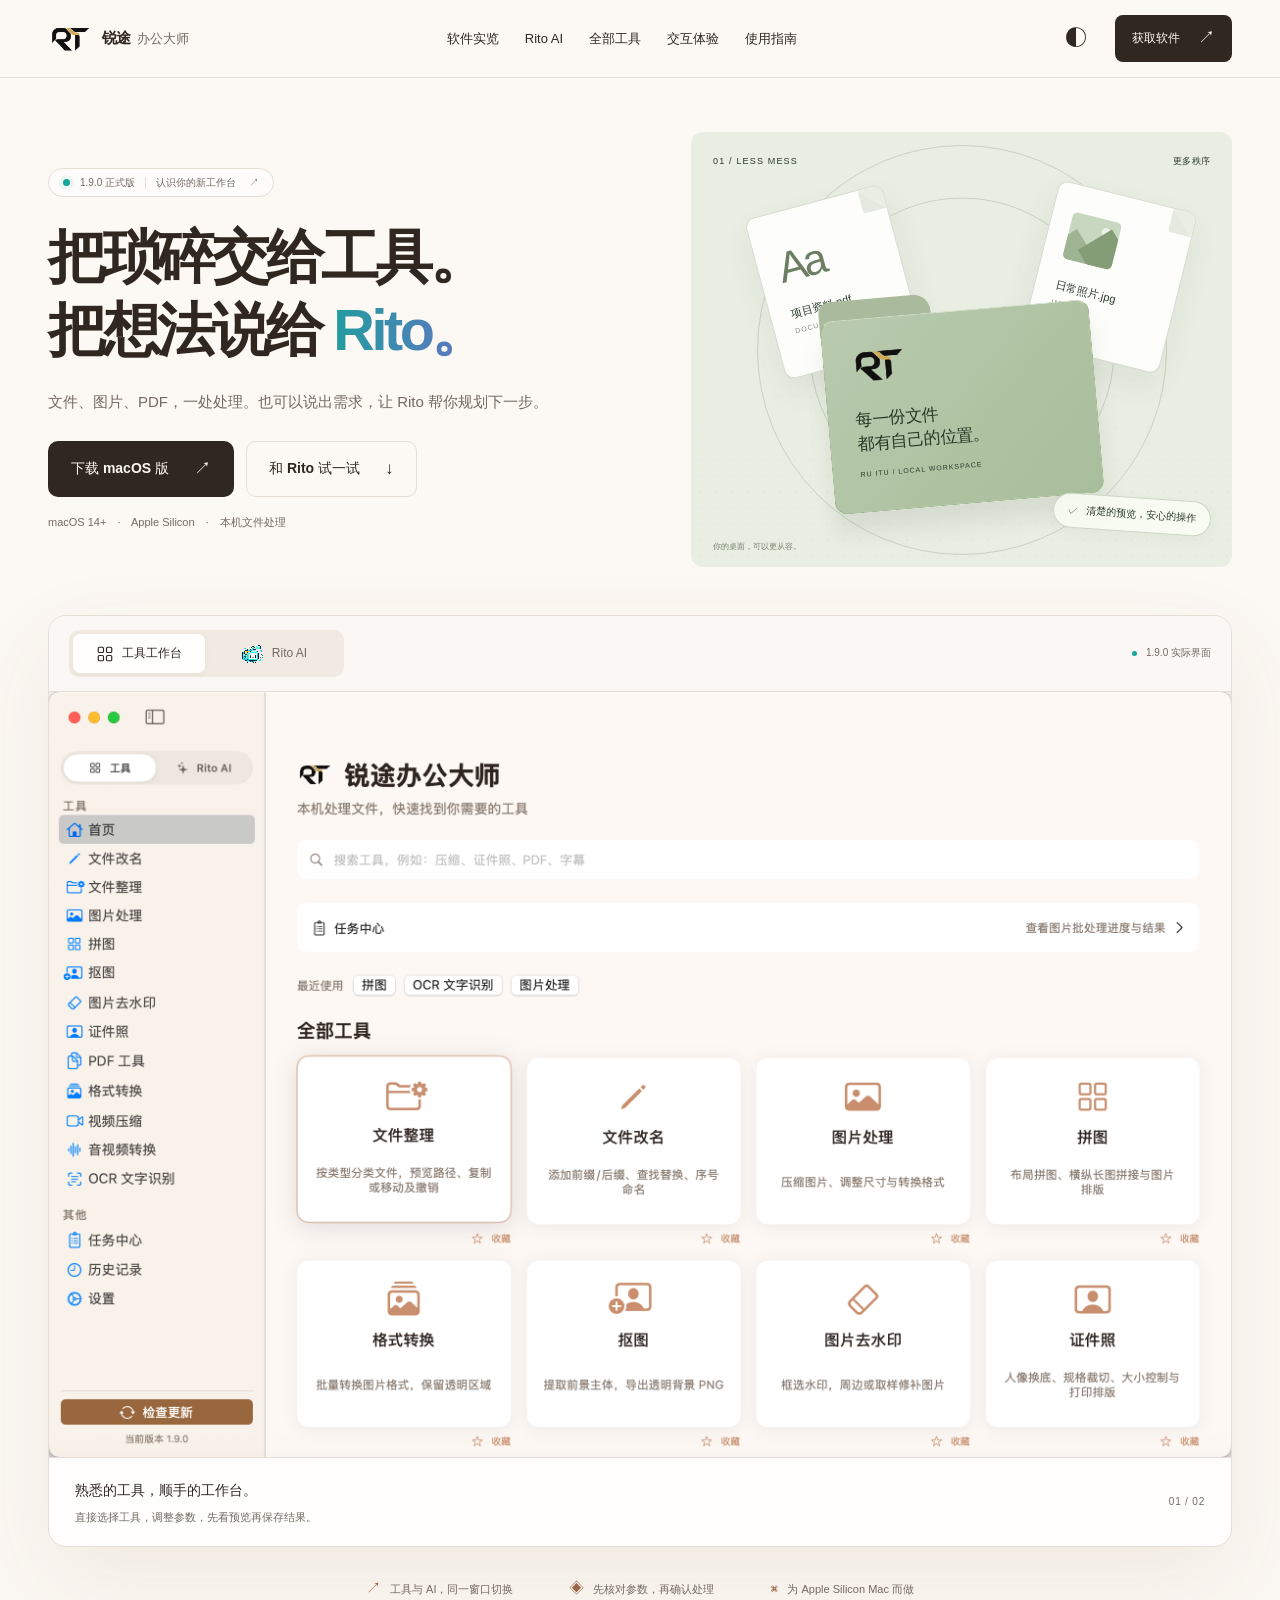
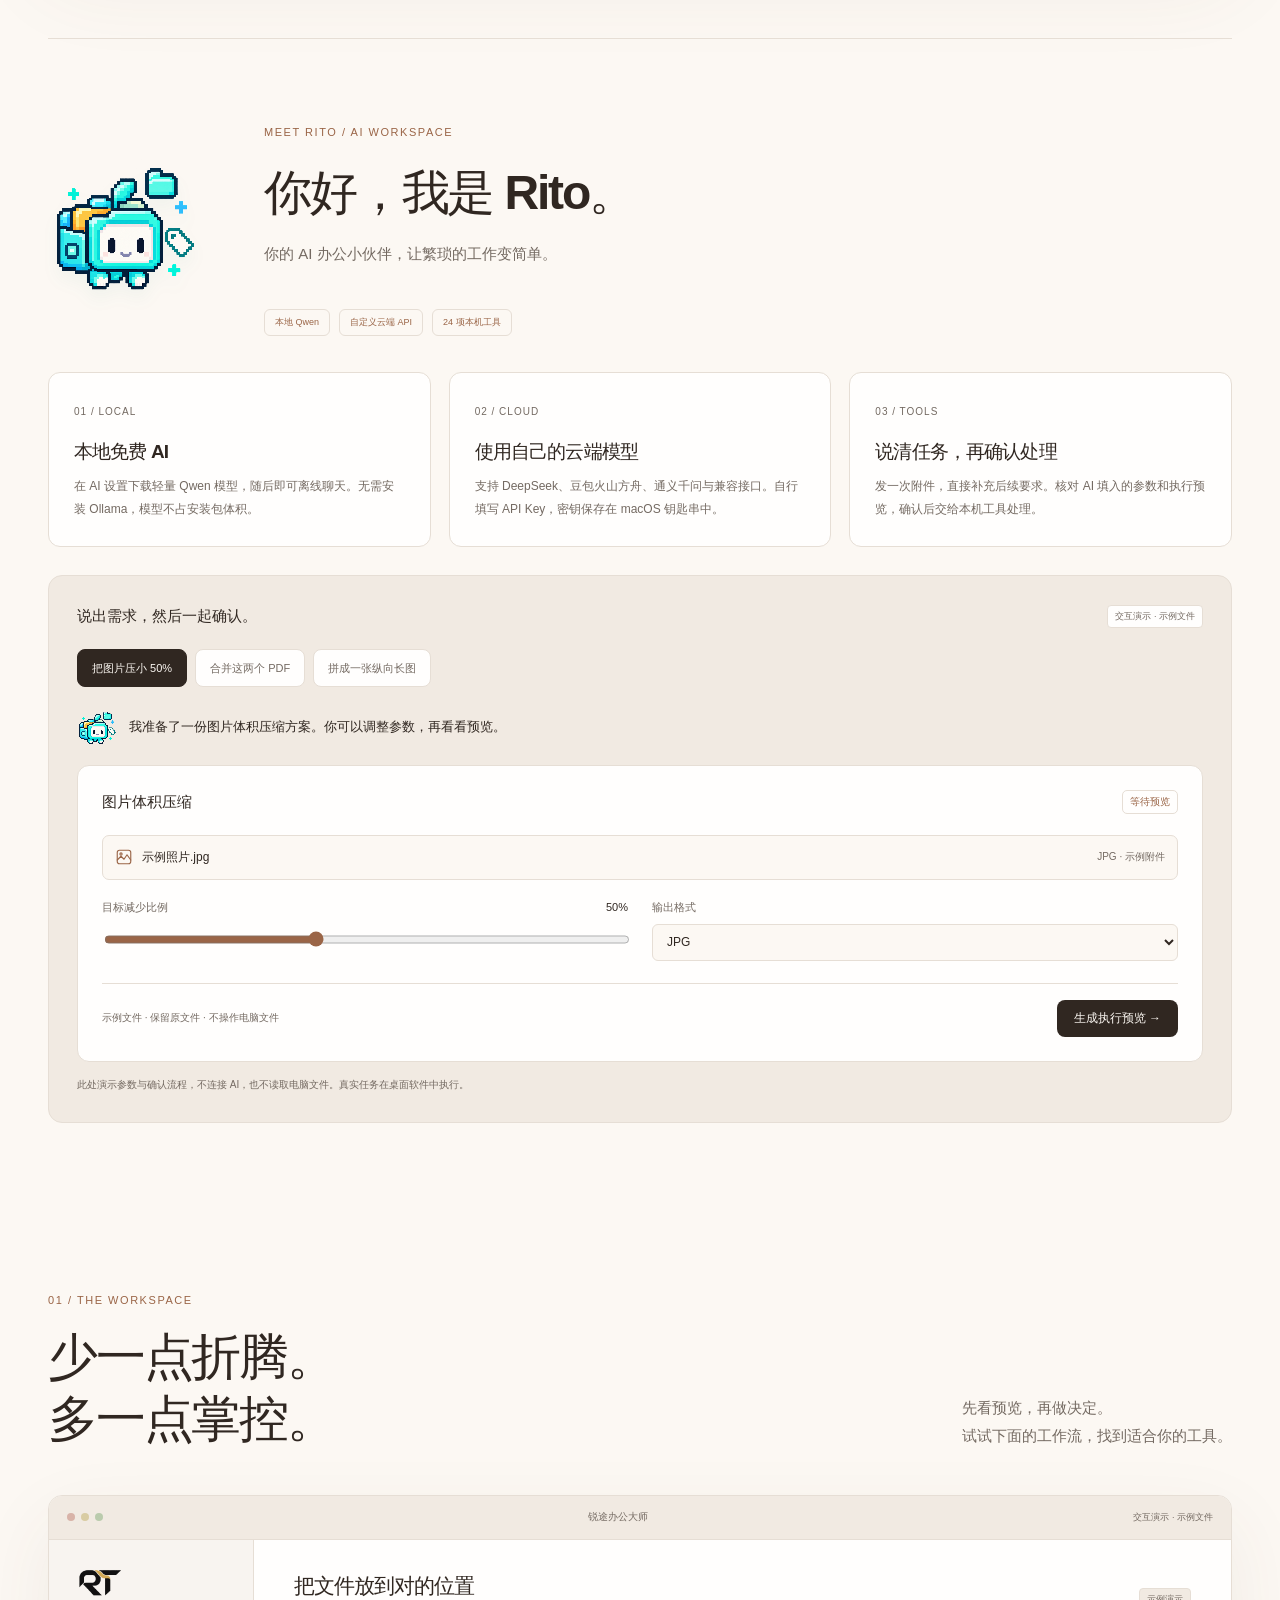
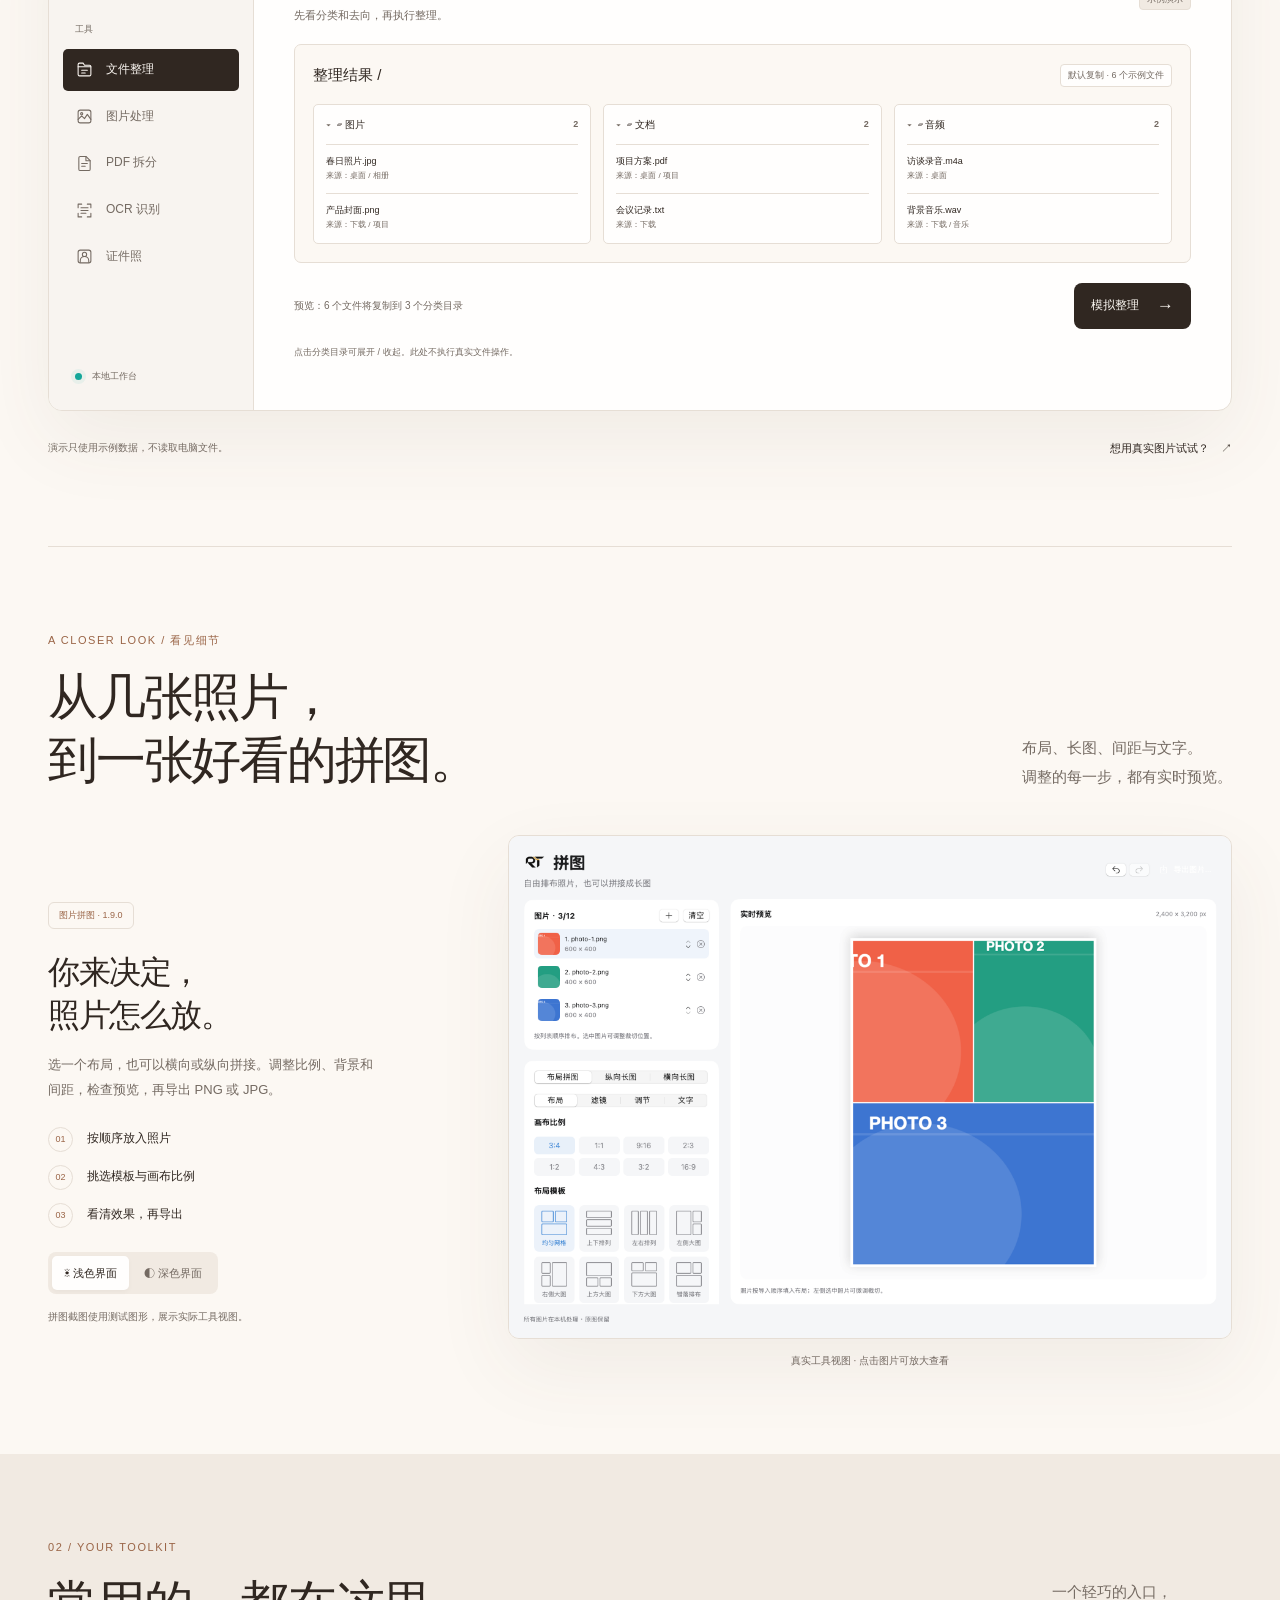
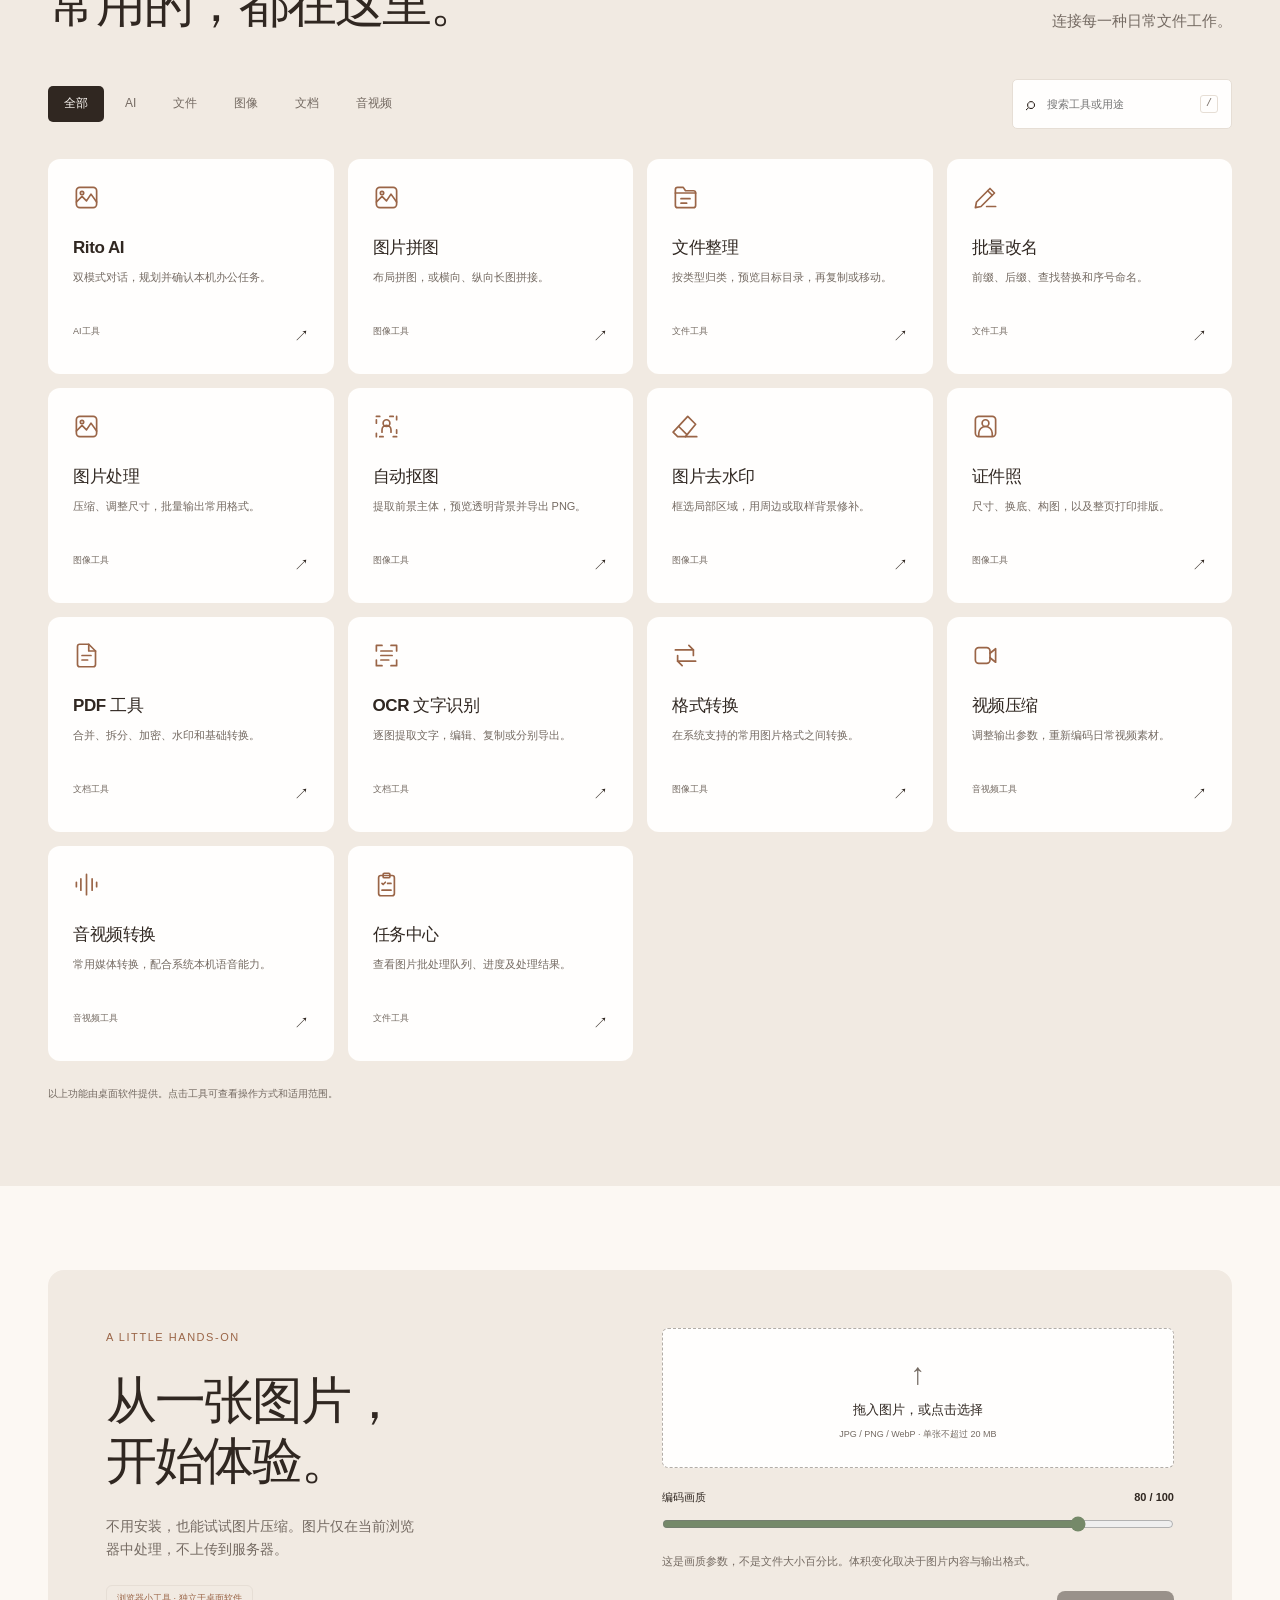
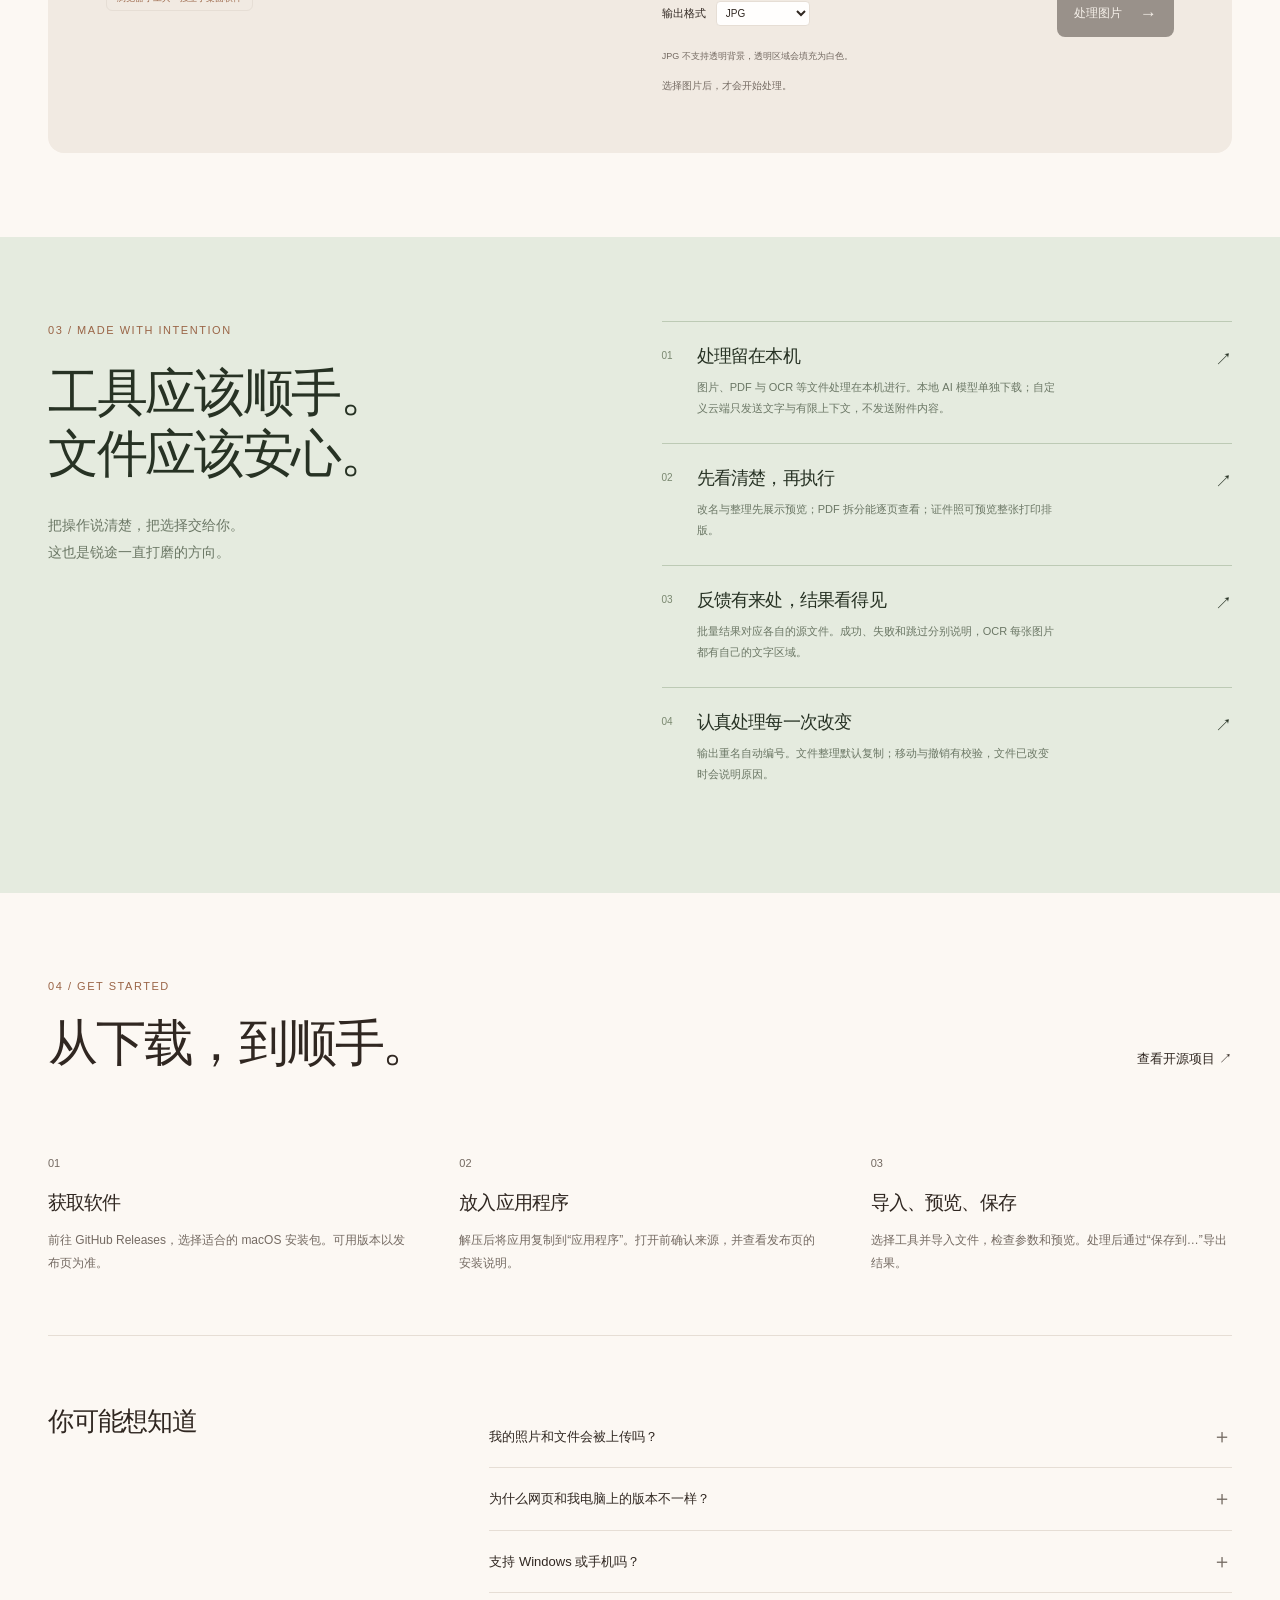
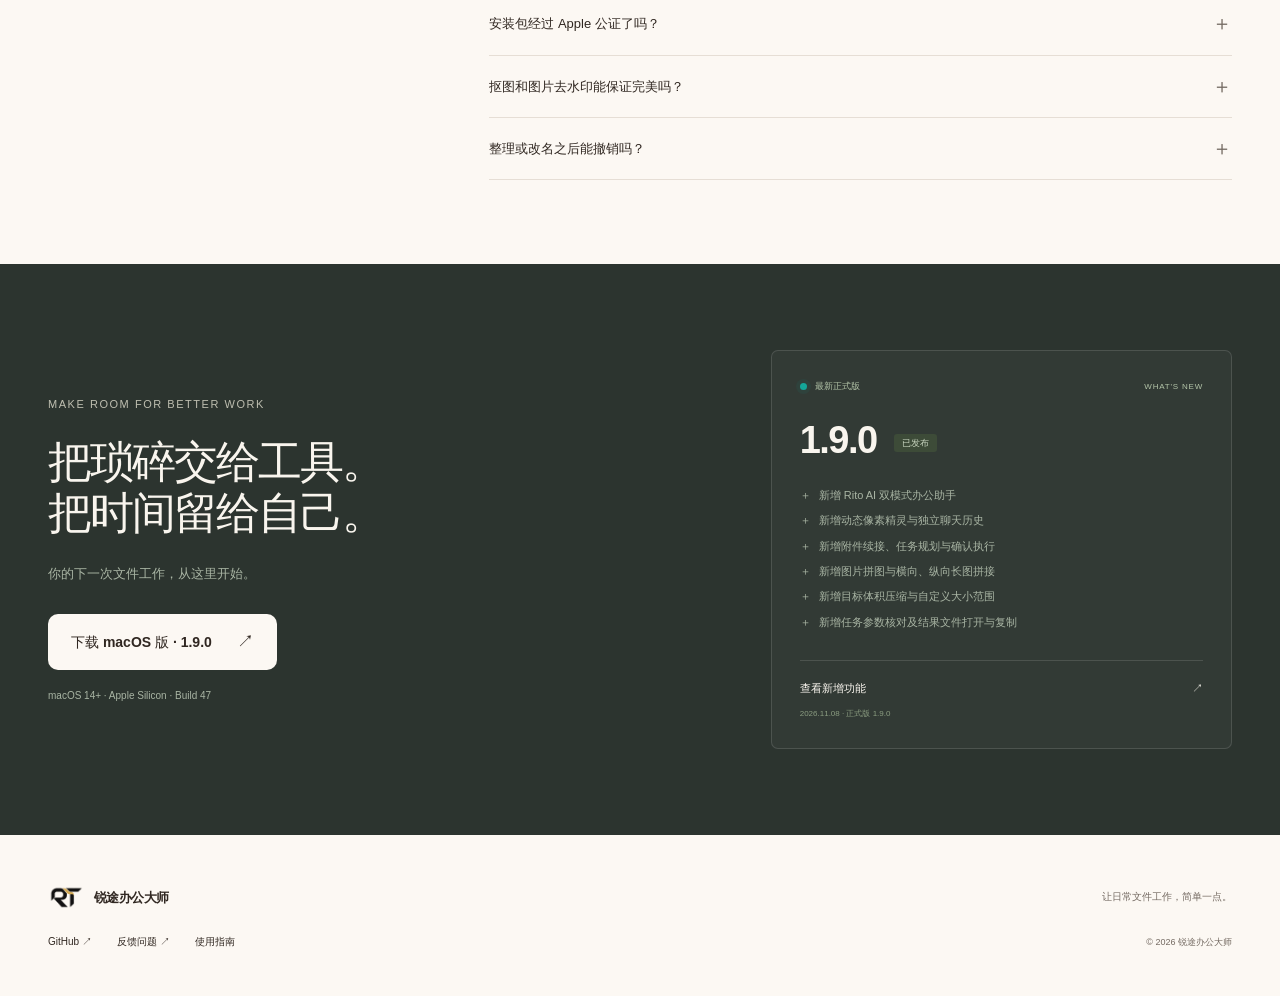
<file: index.html>
<!doctype html>
<html lang="zh-CN">
<head>
<meta charset="UTF-8"><meta name="viewport" content="width=device-width, initial-scale=1">
<meta name="description" content="锐途办公大师：macOS 本机文件工作台与 Rito AI 办公助手。用自然语言规划任务，核对参数与预览后处理文件。">
<meta name="theme-color" content="#fcf8f3"><title>锐途办公大师 — 文件工具与 Rito AI，一起把工作变简单。</title>
<link rel="canonical" href="https://rylanwei-creator.github.io/ruitu-office-master/"><meta property="og:title" content="锐途办公大师 — 文件工具与 Rito AI，一起把工作变简单。"><meta property="og:description" content="文件工具、Rito AI、拼图与本机任务执行。"><meta property="og:type" content="website"><meta property="og:url" content="https://rylanwei-creator.github.io/ruitu-office-master/"><link rel="icon" href="assets/app-icon.png"><link rel="stylesheet" href="style.css?v=1.9.0"><link rel="stylesheet" href="showcase.css?v=20261117.2">
</head>
<body>
<a class="skip" href="#main">跳到主要内容</a>
<header class="header"><a class="brand" href="#main" aria-label="锐途办公大师首页"><img src="assets/rt-logo.png" alt="RT"><span>锐途<span class="brand-sub">办公大师</span></span></a><nav aria-label="主导航"><a href="#screenshots">软件实览</a><a href="#rito">Rito AI</a><a href="#tools">全部工具</a><a href="#experience">交互体验</a><a href="#guide">使用指南</a></nav><div class="header-actions"><button class="icon-button" id="theme" aria-label="切换深色模式" title="切换外观">◐</button><a class="button small dark" href="#download">获取软件 <span>↗</span></a><button class="icon-button menu-toggle" aria-label="打开导航" aria-expanded="false">☰</button></div></header>
<main id="main">
<section class="hero wrap" aria-labelledby="hero-title">
  <div class="hero-heading hero-grid"><div class="hero-message">
    <a class="version-pill" href="#download"><span class="live-dot"></span> 1.9.0 正式版 <span class="version-divider"></span> 认识你的新工作台 <span aria-hidden="true">↗</span></a>
    <h1 id="hero-title">把琐碎交给工具。<br>把想法说给 <span class="rito-word">Rito。</span></h1>
    <p class="hero-description">文件、图片、PDF，一处处理。<br class="mobile-break">也可以说出需求，让 Rito 帮你规划下一步。</p>
    <div class="hero-actions"><a class="button dark" href="#download">下载 macOS 版 <span aria-hidden="true">↗</span></a><a class="button outline" href="#rito-workflow">和 Rito 试一试 <span aria-hidden="true">↓</span></a></div>
    <p class="hero-note">macOS 14+ <span>·</span> Apple Silicon <span>·</span> 本机文件处理</p>
  </div>
<div class="hero-art" aria-label="文件整理概念插画"><div class="art-orbit orbit-one"></div><div class="art-orbit orbit-two"></div><div class="art-label top-label"><span>01 / LESS MESS</span><span>更多秩序</span></div><div class="floating-file file-a"><span class="file-glyph">Aa</span><span>项目资料.pdf</span><i>DOCUMENT</i></div><div class="floating-file file-b"><span class="picture-glyph"><b></b></span><span>日常照片.jpg</span><i>IMAGE</i></div><div class="folder-object"><div class="folder-tab"></div><div class="folder-face"><img src="assets/rt-logo.png" alt=""><span>每一份文件<br>都有自己的位置。</span><b>RU ITU / LOCAL WORKSPACE</b></div></div><div class="art-pill"><span>✓</span> 清楚的预览，安心的操作</div><span class="art-corner">你的桌面，可以更从容。</span></div>
</div>
  <div class="product-showcase" id="screenshots">
    <div class="showcase-toolbar"><div class="screen-switch" role="tablist" aria-label="切换软件界面"><button id="screen-tab-tools" role="tab" aria-selected="true" aria-controls="screen-panel-tools" tabindex="0" data-screen="tools"><svg class="mode-icon" viewBox="0 0 24 24" fill="none" stroke="currentColor" stroke-width="1.6" stroke-linejoin="round" aria-hidden="true"><rect x="3" y="3" width="7" height="7" rx="1.5"/><rect x="14" y="3" width="7" height="7" rx="1.5"/><rect x="3" y="14" width="7" height="7" rx="1.5"/><rect x="14" y="14" width="7" height="7" rx="1.5"/></svg><span class="mode-label">工具工作台</span></button><button id="screen-tab-rito" role="tab" aria-selected="false" aria-controls="screen-panel-rito" tabindex="-1" data-screen="rito"><img src="assets/rito-mascot.png" width="23" height="23" alt=""> Rito AI</button></div><span class="showcase-label"><span class="live-dot"></span> 1.9.0 实际界面</span></div>
    <div class="screen-stage">
      <div id="screen-panel-tools" role="tabpanel" aria-labelledby="screen-tab-tools" data-screen-panel="tools"><button class="screenshot-open" data-gallery-open="0" aria-label="放大查看工具工作台截图"><img src="assets/screenshot-tools.png" width="2412" height="1562" alt="锐途办公大师 1.9.0 工具首页，包含文件整理、改名、图片、拼图、PDF 与 OCR 等工具" fetchpriority="high" decoding="async"><span class="zoom-hint">查看大图 <span aria-hidden="true">↗</span></span></button></div>
      <div id="screen-panel-rito" role="tabpanel" aria-labelledby="screen-tab-rito" data-screen-panel="rito" hidden><button class="screenshot-open" data-gallery-open="1" aria-label="放大查看 Rito AI 截图"><img src="assets/screenshot-rito.png" width="2412" height="1562" alt="Rito AI 真实欢迎页，展示像素精灵、独立聊天历史、常用任务入口和输入框" decoding="async"><span class="zoom-hint">查看大图 <span aria-hidden="true">↗</span></span></button></div>
    </div>
    <div class="showcase-caption" aria-live="polite"><div><strong id="screen-caption-title">熟悉的工具，顺手的工作台。</strong><p id="screen-caption-copy">直接选择工具，调整参数，先看预览再保存结果。</p></div><span class="screen-count" id="screen-count">01 / 02</span></div>
  </div>
  <div class="product-notes"><span><i aria-hidden="true">↗</i> 工具与 AI，同一窗口切换</span><span><i aria-hidden="true">◈</i> 先核对参数，再确认处理</span><span><i aria-hidden="true">⌘</i> 为 Apple Silicon Mac 而做</span></div>
</section>
<section class="section wrap" id="rito">
<div class="rito-intro"><div class="rito-portrait" tabindex="0" aria-label="和 Rito 打个招呼"><img src="assets/rito-mascot.png" alt="青绿色像素精灵 Rito" width="230" height="230"></div><div><div class="eyebrow">MEET RITO / AI WORKSPACE</div><h2>你好，我是 Rito。</h2><p>你的 AI 办公小伙伴，让繁琐的工作变简单。</p><div class="rito-badges"><span class="pill">本地 Qwen</span><span class="pill">自定义云端 API</span><span class="pill">24 项本机工具</span></div></div></div>
<div class="rito-modes"><article><span>01 / LOCAL</span><h3>本地免费 AI</h3><p>在 AI 设置下载轻量 Qwen 模型，随后即可离线聊天。无需安装 Ollama，模型不占安装包体积。</p></article><article><span>02 / CLOUD</span><h3>使用自己的云端模型</h3><p>支持 DeepSeek、豆包火山方舟、通义千问与兼容接口。自行填写 API Key，密钥保存在 macOS 钥匙串中。</p></article><article><span>03 / TOOLS</span><h3>说清任务，再确认处理</h3><p>发一次附件，直接补充后续要求。核对 AI 填入的参数和执行预览，确认后交给本机工具处理。</p></article></div>
<div class="rito-interaction" id="rito-workflow"><div class="demo-toolbar"><strong>说出需求，然后一起确认。</strong><span class="badge">交互演示 · 示例文件</span></div><div class="rito-prompts" role="group" aria-label="选择示例任务"><button data-rito="compress" class="demo-button" aria-pressed="true">把图片压小 50%</button><button data-rito="pdf" class="demo-button" aria-pressed="false">合并这两个 PDF</button><button data-rito="collage" class="demo-button" aria-pressed="false">拼成一张纵向长图</button></div><div id="rito-demo" aria-live="polite"></div><p class="demo-note">此处演示参数与确认流程，不连接 AI，也不读取电脑文件。真实任务在桌面软件中执行。</p></div>
</section>
<section class="experience section wrap" id="experience"><div class="section-heading"><div><div class="eyebrow">01 / THE WORKSPACE</div><h2>少一点折腾。<br>多一点掌控。</h2></div><p>先看预览，再做决定。<br>试试下面的工作流，找到适合你的工具。</p></div>
<div class="app-window"><div class="window-bar"><div class="traffic"><i></i><i></i><i></i></div><span>锐途办公大师</span><span class="demo-label">交互演示 · 示例文件</span></div><div class="workspace"><aside class="app-sidebar"><img src="assets/rt-logo.png" alt="RT"><p>工具</p><div id="demo-tabs" role="tablist" aria-label="演示工具"></div><div class="sidebar-bottom"><span class="live-dot"></span> 本地工作台</div></aside><div class="demo-area" id="demo-area" role="tabpanel" aria-live="polite"></div></div></div><div class="experience-caption"><span>演示只使用示例数据，不读取电脑文件。</span><a class="text-link" href="#browser-tool">想用真实图片试试？ <span>↗</span></a></div>
</section>
<section class="section wrap collage-story" id="gallery" aria-labelledby="gallery-title">
  <div class="section-heading"><div><div class="eyebrow">A CLOSER LOOK / 看见细节</div><h2 id="gallery-title">从几张照片，<br>到一张好看的拼图。</h2></div><p>布局、长图、间距与文字。<br>调整的每一步，都有实时预览。</p></div>
  <div class="gallery-layout"><div class="gallery-copy"><span class="pill">图片拼图 · 1.9.0</span><h3>你来决定，<br>照片怎么放。</h3><p>选一个布局，也可以横向或纵向拼接。调整比例、背景和间距，检查预览，再导出 PNG 或 JPG。</p><ul><li><span>01</span> 按顺序放入照片</li><li><span>02</span> 挑选模板与画布比例</li><li><span>03</span> 看清效果，再导出</li></ul><div class="gallery-theme" role="group" aria-label="查看拼图界面外观"><button data-gallery-theme="light" aria-pressed="true">☀ 浅色界面</button><button data-gallery-theme="dark" aria-pressed="false">◐ 深色界面</button></div><p class="gallery-disclosure">拼图截图使用测试图形，展示实际工具视图。</p></div><figure class="gallery-figure"><button class="screenshot-open" id="collage-zoom" data-gallery-open="2" aria-label="放大查看拼图工具截图"><img id="collage-screenshot" src="assets/screenshot-collage-light.png" width="1180" height="820" loading="lazy" alt="拼图工具浅色界面，左侧设置比例和模板，右侧实时展示三张测试图片的拼图"><span class="zoom-hint">查看大图 <span aria-hidden="true">↗</span></span></button><figcaption>真实工具视图 · 点击图片可放大查看</figcaption></figure></div>
</section>
<section class="section tools-section" id="tools"><div class="wrap"><div class="section-heading"><div><div class="eyebrow">02 / YOUR TOOLKIT</div><h2>常用的，都在这里。</h2></div><p>一个轻巧的入口，<br>连接每一种日常文件工作。</p></div><div class="tool-controls"><div class="filter-tabs" id="filters" role="group" aria-label="筛选工具"></div><label class="search"><span>⌕</span><input id="tool-search" type="search" placeholder="搜索工具或用途" aria-label="搜索工具或用途"><kbd>/</kbd></label></div><div class="tool-grid" id="tool-grid"></div><p class="empty-search" id="empty-search" hidden>没有找到对应工具，试试“图片”“文字”或“整理”。</p><p class="tools-note">以上功能由桌面软件提供。点击工具可查看操作方式和适用范围。</p></div></section>
<section class="section wrap" id="browser-tool"><div class="browser-lab"><div class="lab-copy"><div class="eyebrow">A LITTLE HANDS-ON</div><h2>从一张图片，<br>开始体验。</h2><p>不用安装，也能试试图片压缩。图片仅在当前浏览器中处理，不上传到服务器。</p><span class="pill">浏览器小工具 · 独立于桌面软件</span></div><div class="lab-work"><label class="upload-zone" id="upload-zone"><input id="image-file" type="file" accept="image/jpeg,image/png,image/webp"><span class="upload-icon">↑</span><strong>拖入图片，或点击选择</strong><small>JPG / PNG / WebP · 单张不超过 20 MB</small></label><div class="lab-settings"><label for="quality">编码画质 <strong id="quality-value">80 / 100</strong></label><input id="quality" type="range" min="10" max="95" value="80" aria-describedby="quality-hint"><p id="quality-hint" class="quality-hint">这是画质参数，不是文件大小百分比。体积变化取决于图片内容与输出格式。</p><div class="lab-row"><label>输出格式 <select id="output-format" aria-label="输出格式"><option value="image/jpeg">JPG</option><option value="image/webp">WebP</option><option value="image/png">PNG（无损）</option></select></label><button class="button dark small" id="compress" disabled>处理图片 <span>→</span></button></div><p id="format-hint">JPG 不支持透明背景，透明区域会填充为白色。</p></div><div class="lab-result" id="lab-result" hidden><img id="lab-preview" alt="处理后的图片预览"><div><strong id="lab-filename"></strong><p id="lab-size"></p><p id="lab-settings-used"></p><a class="button small outline" id="lab-download" download>下载结果 ↓</a></div></div><p id="lab-status" role="status" aria-live="polite">选择图片后，才会开始处理。</p></div></div></section>
<section class="section principles" id="principles"><div class="wrap principles-grid"><div><div class="eyebrow">03 / MADE WITH INTENTION</div><h2>工具应该顺手。<br>文件应该安心。</h2><p class="principles-intro">把操作说清楚，把选择交给你。<br>这也是锐途一直打磨的方向。</p></div><div class="principle-list"><article><span>01</span><div><h3>处理留在本机</h3><p>图片、PDF 与 OCR 等文件处理在本机进行。本地 AI 模型单独下载；自定义云端只发送文字与有限上下文，不发送附件内容。</p></div><i>↗</i></article><article><span>02</span><div><h3>先看清楚，再执行</h3><p>改名与整理先展示预览；PDF 拆分能逐页查看；证件照可预览整张打印排版。</p></div><i>↗</i></article><article><span>03</span><div><h3>反馈有来处，结果看得见</h3><p>批量结果对应各自的源文件。成功、失败和跳过分别说明，OCR 每张图片都有自己的文字区域。</p></div><i>↗</i></article><article><span>04</span><div><h3>认真处理每一次改变</h3><p>输出重名自动编号。文件整理默认复制；移动与撤销有校验，文件已改变时会说明原因。</p></div><i>↗</i></article></div></div></section>
<section class="section wrap" id="guide"><div class="section-heading"><div><div class="eyebrow">04 / GET STARTED</div><h2>从下载，到顺手。</h2></div><a class="text-link" href="https://github.com/rylanwei-creator/ruitu-office-master" target="_blank" rel="noopener">查看开源项目 ↗</a></div><div class="steps"><article><span>01</span><h3>获取软件</h3><p>前往 GitHub Releases，选择适合的 macOS 安装包。可用版本以发布页为准。</p></article><article><span>02</span><h3>放入应用程序</h3><p>解压后将应用复制到“应用程序”。打开前确认来源，并查看发布页的安装说明。</p></article><article><span>03</span><h3>导入、预览、保存</h3><p>选择工具并导入文件，检查参数和预览。处理后通过“保存到…”导出结果。</p></article></div><div class="faq-layout"><h3>你可能想知道</h3><div class="faqs"><details><summary>我的照片和文件会被上传吗？<span>＋</span></summary><p>图片、PDF、OCR 等文件处理在本机完成。本地 AI 下载后可离线对话；自定义云端发送文字与有限上下文，不发送附件内容或文件名。网页图片小工具同样只在浏览器内处理。</p></details><details><summary>为什么网页和我电脑上的版本不一样？<span>＋</span></summary><p>官网提供 1.9.0 正式版，适用于 macOS 14 及以上的 Apple Silicon Mac。可在软件内检查更新；下载新版本后替换旧应用。</p></details><details><summary>支持 Windows 或手机吗？<span>＋</span></summary><p>目前桌面软件支持 macOS 14 及以上，没有 Windows、iOS 或 Android 版本。官网可在手机浏览，也可以使用网页图片小工具。</p></details><details><summary>安装包经过 Apple 公证了吗？<span>＋</span></summary><p>当前开发构建使用 ad-hoc 签名，尚未完成 Developer ID 签名与 Apple 公证。请核对发布说明和来源。官网不会建议你关闭系统安全设置。</p></details><details><summary>抠图和图片去水印能保证完美吗？<span>＋</span></summary><p>抠图使用系统前景分割，复杂背景、发丝和透明物体需要人工检查，目前支持框选清除残留背景。图片去水印提供周边插值及取样修补，适合简单背景，无法保证恢复被遮住的真实细节。</p></details><details><summary>整理或改名之后能撤销吗？<span>＋</span></summary><p>改名提供撤销上次操作；文件整理在本机保存日志，可校验后尝试撤销。文件被修改、原位置被占用等情况会阻止相应撤销。复制会额外占用磁盘，移动会改变文件路径。</p></details></div></div></section>
<section class="download-section" id="download"><div class="wrap download-grid"><div><div class="eyebrow">MAKE ROOM FOR BETTER WORK</div><h2>把琐碎交给工具。<br>把时间留给自己。</h2><p>你的下一次文件工作，从这里开始。</p><a class="button light" href="https://github.com/rylanwei-creator/ruitu-office-master/releases/download/v1.9.0/RuituOfficeMaster_1.9.0_AppleSilicon.zip" target="_blank" rel="noopener">下载 macOS 版 · 1.9.0 <span>↗</span></a><p class="download-note">macOS 14+ · Apple Silicon · Build 47</p></div><div class="release-card"><div class="release-top"><span class="live-dot"></span> 最新正式版 <span>WHAT'S NEW</span></div><h3>1.9.0 <span>已发布</span></h3><ul><li>新增 Rito AI 双模式办公助手</li><li>新增动态像素精灵与独立聊天历史</li><li>新增附件续接、任务规划与确认执行</li><li>新增图片拼图与横向、纵向长图拼接</li><li>新增目标体积压缩与自定义大小范围</li><li>新增任务参数核对及结果文件打开与复制</li></ul><a href="https://github.com/rylanwei-creator/ruitu-office-master/releases/tag/v1.9.0" target="_blank" rel="noopener">查看新增功能 <span>↗</span></a><small>2026.11.08 · 正式版 1.9.0</small></div></div></section>
</main>
<footer class="wrap"><a class="brand" href="#main"><img src="assets/rt-logo.png" alt="RT"><span>锐途办公大师</span></a><p>让日常文件工作，简单一点。</p><div><a href="https://github.com/rylanwei-creator/ruitu-office-master" target="_blank" rel="noopener">GitHub ↗</a><a href="https://github.com/rylanwei-creator/ruitu-office-master/issues" target="_blank" rel="noopener">反馈问题 ↗</a><a href="#guide">使用指南</a></div><span class="copyright">© 2026 锐途办公大师</span></footer>
<dialog id="tool-dialog"><div class="dialog-top"><span>工具指南</span><button class="icon-button" id="close-dialog" aria-label="关闭工具指南">×</button></div><div id="dialog-content"></div></dialog>
<dialog id="screenshot-dialog" class="screenshot-dialog" aria-labelledby="screenshot-title"><div class="lightbox-header"><div><span id="screenshot-position">01 / 04</span><h2 id="screenshot-title">工具工作台</h2></div><button id="close-screenshot" class="icon-button" aria-label="关闭截图预览">×</button></div><div class="lightbox-body"><img id="lightbox-image" alt=""></div><div class="lightbox-footer"><button id="previous-screenshot" class="demo-button" aria-label="上一张截图">← 上一张</button><p id="lightbox-caption"></p><button id="next-screenshot" class="demo-button" aria-label="下一张截图">下一张 →</button></div></dialog>
<div class="toast" id="toast" role="status" aria-live="polite"></div><script src="app.js?v=20261117.2"></script><script src="showcase.js?v=20261117.2"></script>
</body></html>
</file>
<file: style.css>
@font-face{font-family:system-fallback;src:local("PingFang SC")}*{box-sizing:border-box}html{scroll-behavior:smooth;scroll-padding-top:100px}body{--bg:#f8f8f4;--surface:#fff;--soft:#efefe9;--text:#1c211f;--muted:#7c817b;--line:#ddded7;--accent:#b8c9ae;--accent-dark:#435942;--shadow:0 30px 85px #27301e12;margin:0;background:var(--bg);color:var(--text);font-family:Inter,-apple-system,BlinkMacSystemFont,"PingFang SC","Microsoft YaHei",sans-serif;-webkit-font-smoothing:antialiased;font-size:15px;line-height:1.65}body.dark-mode{--bg:#171c19;--surface:#202622;--soft:#2b332d;--text:#e7ebe5;--muted:#9ca89e;--line:#3b453c;--accent:#b8c9ae;--accent-dark:#c4d3ba;--shadow:0 30px 85px #0004}button,input,select{font:inherit}button,a,input,select,summary{-webkit-tap-highlight-color:transparent}a{color:inherit;text-decoration:none}button{cursor:pointer}button:disabled{cursor:not-allowed;opacity:.45}button:focus-visible,a:focus-visible,summary:focus-visible,input:focus-visible,select:focus-visible{outline:3px solid #89a385;outline-offset:4px}h1,h2,h3,p{margin:0}h1,h2,h3{font-weight:550;line-height:1.18;letter-spacing:-.055em}h1{font-size:clamp(62px,6.5vw,98px);letter-spacing:-.065em}h2{font-size:clamp(34px,4vw,52px)}h3{font-size:21px;letter-spacing:-.03em}.wrap{width:min(1240px,calc(100% - 96px));margin-inline:auto}.section{padding-block:100px;scroll-margin-top:25px}.eyebrow{font-size:11px;font-weight:600;letter-spacing:.12em;display:flex;align-items:center;gap:10px;margin-bottom:24px;color:var(--muted)}.live-dot{width:7px;height:7px;display:inline-block;border-radius:50%;background:#6c8e5c;box-shadow:0 0 0 4px #88a77714;flex:none}.muted{color:var(--muted)}.header{height:84px;display:flex;align-items:center;justify-content:space-between;gap:30px;padding:0 48px;border-bottom:1px solid var(--line);position:sticky;top:0;z-index:30;background:var(--bg);background:color-mix(in srgb,var(--bg) 94%,transparent);backdrop-filter:blur(18px)}.brand{display:flex;align-items:center;gap:10px;font-weight:600;letter-spacing:-.04em;white-space:nowrap}.brand img{width:44px;height:34px;object-fit:contain}.brand-sub{font-size:13px;font-weight:400;margin-left:6px;color:var(--muted);letter-spacing:0}.header nav{display:flex;gap:30px;font-size:13px}.header nav a:hover{color:var(--muted)}.header-actions{display:flex;gap:18px;align-items:center}.button{border:1px solid transparent;border-radius:7px;display:inline-flex;justify-content:center;align-items:center;gap:25px;padding:14px 22px;font-size:14px;font-weight:550;transition:transform .2s,background .2s,box-shadow .2s;white-space:nowrap}.button:hover{transform:translateY(-2px);box-shadow:0 5px 18px #0001}.button.dark{color:var(--bg);background:var(--text)}.button.light{color:#1c211f;background:#f0f4ec}.button.outline{border-color:var(--line);background:var(--surface);color:var(--text)}.button.small{padding:8px 16px;font-size:12px;gap:18px}.button span{font-size:17px}.icon-button{border:0;background:none;color:var(--text);font-size:22px;line-height:1;padding:10px;border-radius:6px}.icon-button:hover{background:var(--soft)}.menu-toggle{display:none}.skip{position:fixed;left:10px;top:-100px;z-index:99;background:var(--text);color:var(--bg);padding:12px}.skip:focus{top:10px}.hero{padding-top:68px}.hero-grid{display:grid;grid-template-columns:1.1fr 1fr;gap:70px;align-items:center}.hero-description{margin-top:30px;font-size:18px;line-height:1.85;color:var(--muted)}.hero-actions{display:flex;gap:28px;align-items:center;margin-top:34px}.text-link{font-size:13px;display:inline-flex;gap:12px;align-items:center;border-bottom:1px solid transparent;padding-block:4px}.text-link:hover{border-color:var(--text)}.hero-note{font-size:11px;color:var(--muted);margin-top:20px}.hero-note span{margin:0 8px}.hero-art{height:435px;position:relative;background:#e9eee3;border-radius:4px;overflow:hidden;isolation:isolate;color:#293928}.art-orbit{position:absolute;border:1px solid #c6d2c1;width:410px;height:410px;border-radius:50%;left:50%;top:50%;transform:translate(-50%,-50%)}.orbit-two{width:305px;height:305px}.hero-art:after{content:"";position:absolute;inset:0;background-image:radial-gradient(#73856930 1px,transparent 1px);background-size:16px 16px;z-index:-1;mask-image:linear-gradient(to top,#0004,transparent)}.art-label{display:flex;justify-content:space-between;font-size:9px;letter-spacing:.13em;padding:22px}.art-label span:last-child{letter-spacing:.02em}.floating-file{position:absolute;width:142px;height:166px;background:#fdfefb;border:1px solid #d6decf;border-radius:10px;box-shadow:0 14px 30px #44553815;padding:20px;font-size:11px}.floating-file:before{content:"";position:absolute;right:0;top:0;border-bottom:24px solid #e4eadf;border-right:24px solid #e9eee3;border-radius:0 8px 0 4px}.floating-file span{display:block}.floating-file i{display:block;margin-top:3px;font-size:7px;font-style:normal;letter-spacing:.15em;color:#7e8877}.file-a{top:67px;left:72px;transform:rotate(-15deg)}.file-b{right:52px;top:62px;transform:rotate(14deg)}.file-glyph{font-size:43px;font-weight:450;height:73px;color:#6c7e62;letter-spacing:-.08em}.picture-glyph{width:50px;height:48px;background:#c8d7bf;border-radius:5px;margin:7px 0 18px;position:relative;overflow:hidden}.picture-glyph:before,.picture-glyph:after{content:"";position:absolute;background:#9fb493;width:50px;height:40px;transform:rotate(45deg);top:28px;left:-14px}.picture-glyph:after{left:20px;top:20px;background:#849d76}.picture-glyph b{position:absolute;right:9px;top:8px;width:9px;height:9px;background:#edf1e8;border-radius:50%}.folder-object{position:absolute;left:50%;top:178px;width:270px;height:194px;transform:translateX(-50%) rotate(-5deg);transition:transform .5s}.hero-art:hover .folder-object{transform:translateX(-50%) rotate(0deg) translateY(-7px)}.folder-tab{position:absolute;left:0;top:-19px;width:112px;height:36px;background:#aabb9d;border-radius:12px 17px 0 0}.folder-face{position:relative;background:linear-gradient(135deg,#b9caae,#a8be9b);border:1px solid #9fb58f;border-top:1px solid #d1dec8;border-radius:13px;height:100%;box-shadow:0 19px 20px #65745b22;padding:27px}.folder-face img{height:39px;width:56px;object-fit:contain}.folder-face span{display:block;line-height:1.4;margin-top:15px;font-size:17px;letter-spacing:-.03em}.folder-face b{font-weight:400;font-size:7px;letter-spacing:.14em;display:block;margin-top:13px}.art-pill{position:absolute;bottom:36px;right:21px;background:#fafdf4dd;border:1px solid #cbd7c3;box-shadow:0 5px 15px #4455380a;border-radius:30px;padding:8px 14px;font-size:10px;display:flex;align-items:center;gap:8px;transform:rotate(4deg)}.art-pill span{color:#567046}.art-corner{position:absolute;bottom:14px;left:22px;font-size:8px;color:#74816b}.hero-bottom{display:flex;justify-content:space-between;gap:20px;padding:31px 0;border-bottom:1px solid var(--line);margin-top:57px;font-size:11px;color:var(--muted)}.hero-bottom a{color:var(--text)}.hero-bottom a span{margin-left:22px;font-size:18px}.section-heading{display:flex;justify-content:space-between;align-items:flex-end;gap:40px;margin-bottom:44px}.section-heading p{font-size:15px;color:var(--muted);line-height:1.9;max-width:340px}.section-heading .eyebrow{margin-bottom:17px}.app-window{border:1px solid var(--line);border-radius:12px;overflow:hidden;background:var(--surface);box-shadow:var(--shadow)}.window-bar{height:44px;background:var(--soft);border-bottom:1px solid var(--line);display:flex;align-items:center;justify-content:space-between;gap:10px;padding:0 18px;font-size:10px;color:var(--muted)}.traffic{display:flex;gap:6px}.traffic i{width:8px;height:8px;border-radius:50%;background:#d8b3a8}.traffic i:nth-child(2){background:#d9cca3}.traffic i:nth-child(3){background:#bacbad}.demo-label{font-size:9px}.workspace{display:flex;min-height:470px}.app-sidebar{width:205px;flex:none;background:color-mix(in srgb,var(--soft) 50%,var(--surface));padding:26px 14px;display:flex;flex-direction:column;gap:4px;border-right:1px solid var(--line)}.app-sidebar>img{width:49px;height:32px;object-fit:contain;margin-left:12px;margin-bottom:20px}.app-sidebar>p{font-size:9px;color:var(--muted);padding:0 12px;margin-bottom:8px}.demo-tab{border:0;background:none;text-align:left;color:var(--muted);width:100%;display:flex;align-items:center;gap:13px;font-size:12px;padding:11px 13px;margin-bottom:5px;border-radius:5px}.demo-tab.active{background:var(--text);color:var(--bg)}.demo-tab:hover:not(.active){background:var(--soft)}.demo-tab svg{width:17px;height:17px}.sidebar-bottom{margin-top:auto;font-size:9px;color:var(--muted);display:flex;align-items:center;gap:10px;padding:20px 12px 0}.demo-area{padding:34px 40px;flex:1;min-width:0}.demo-head{display:flex;justify-content:space-between;align-items:center;gap:12px;margin-bottom:20px}.demo-head h3{font-size:21px}.demo-head p{font-size:11px;color:var(--muted);margin-top:7px}.badge{font-size:9px;background:var(--soft);border:1px solid var(--line);border-radius:4px;padding:3px 7px;color:var(--muted);white-space:nowrap}.demo-card{border:1px solid var(--line);border-radius:7px;padding:18px;background:var(--bg)}.demo-toolbar{display:flex;gap:10px;align-items:center;justify-content:space-between;font-size:11px;margin-bottom:16px}.demo-toolbar strong{font-weight:500}.demo-button{border:1px solid var(--line);border-radius:4px;background:var(--surface);color:var(--text);font-size:10px;padding:6px 10px}.demo-button:hover{background:var(--soft)}.tree{display:grid;grid-template-columns:repeat(3,1fr);gap:12px}.tree-group{background:var(--surface);border:1px solid var(--line);padding:12px;border-radius:5px;font-size:10px}.tree-group summary{cursor:pointer;list-style:none;display:flex;gap:6px;align-items:center;font-weight:550}.tree-group summary:before{content:"▸";color:var(--muted)}.tree-group[open] summary:before{content:"▾"}.tree-group summary em{margin-left:auto;font-size:9px;font-style:normal;color:var(--muted)}.tree-group p{margin-top:11px;padding-top:9px;border-top:1px solid var(--line);font-size:9px;overflow-wrap:anywhere}.tree-group small{color:var(--muted);display:block;font-size:8px}.demo-footer{margin-top:20px;display:flex;align-items:center;justify-content:space-between;gap:12px;font-size:10px;color:var(--muted)}.demo-feedback{color:var(--accent-dark)}.demo-note{font-size:9px;color:var(--muted);margin-top:16px}.demo-slider{accent-color:#758969;width:100%;margin:20px 0}.size-comparison{display:flex;align-items:center;justify-content:space-between;gap:15px;padding:25px 18px;border-radius:5px;background:var(--surface);border:1px solid var(--line)}.size-comparison small{display:block;color:var(--muted);font-size:9px}.size-comparison strong{font-size:25px;font-weight:500}.size-comparison .saving{color:var(--accent-dark);font-size:19px}.demo-pdf{display:flex;gap:25px;align-items:center}.paper{background:#fff;color:#262c24;aspect-ratio:1/1.414;width:155px;flex:none;border:1px solid #e4e6dc;box-shadow:0 4px 10px #0001;padding:18px;font-size:8px}.paper h4{font-size:12px;line-height:1.5;margin:0 0 15px}.paper-lines{height:80px;background:repeating-linear-gradient(transparent 0 9px,#cdd1c7 9px 10px)}.paper p{margin-top:16px;color:#888;font-size:7px}.pdf-controls{flex:1}.pdf-controls label{display:block;font-size:10px;margin-bottom:7px}.pdf-controls input{width:100%;padding:8px;border:1px solid var(--line);border-radius:5px;background:var(--surface);color:var(--text);font-size:12px}.page-buttons{display:flex;align-items:center;gap:12px;margin-top:14px;font-size:10px}.ocr-demo{display:grid;grid-template-columns:1fr 1fr;gap:14px}.ocr-card{background:var(--surface);padding:13px;border:1px solid var(--line);border-radius:6px}.ocr-card header{font-size:10px;font-weight:550;display:flex;gap:7px;align-items:center}.ocr-card header svg{width:15px;height:15px}.ocr-card textarea{font:inherit;resize:vertical;width:100%;height:112px;border:0;background:var(--bg);color:var(--text);padding:10px;font-size:10px;line-height:1.8;border-radius:4px;margin-top:12px}.ocr-card .demo-button{float:right}.print-demo{display:flex;align-items:center;gap:25px}.print-paper{width:230px;aspect-ratio:6/4;background:#fff;border:1px solid #e0e4da;box-shadow:0 4px 12px #0001;padding:12px;display:grid;grid-template-columns:repeat(5,1fr);gap:5px}.portrait{background:#5e839b;position:relative;overflow:hidden;aspect-ratio:25/35}.portrait:before{content:"";position:absolute;left:50%;top:14%;transform:translateX(-50%);width:42%;height:35%;border-radius:50% 50% 44% 44%;background:#e9d3bf;border-top:5px solid #343f43}.portrait:after{content:"";position:absolute;bottom:-8%;width:80%;height:58%;border-radius:50% 50% 0 0;left:10%;background:#e8eceb}.print-paper.a4{aspect-ratio:210/297;grid-template-columns:repeat(7,1fr);width:140px;padding:8px;gap:3px}.print-paper.crop .portrait{outline:1px dashed #727b75;outline-offset:2px}.experience-caption{display:flex;justify-content:space-between;gap:20px;align-items:center;font-size:10px;color:var(--muted);margin-top:24px}.experience-caption a{font-size:11px;color:var(--text)}.tools-section{background:var(--soft)}.tool-controls{display:flex;justify-content:space-between;align-items:center;gap:20px;margin-bottom:30px}.filter-tabs{display:flex;gap:5px;flex-wrap:wrap}.filter{font-size:12px;background:transparent;border:0;color:var(--muted);padding:8px 16px;border-radius:5px}.filter.active{background:var(--text);color:var(--bg)}.filter:hover:not(.active){background:var(--bg)}.search{display:flex;align-items:center;gap:10px;background:var(--surface);padding:9px 13px;border:1px solid var(--line);border-radius:5px;font-size:18px}.search input{border:0;background:none;color:var(--text);width:145px;outline:none;font-size:11px}.search kbd{font-size:10px;color:var(--muted);border:1px solid var(--line);padding:0 5px;border-radius:3px}.tool-grid{display:grid;grid-template-columns:repeat(4,1fr);gap:14px}.tool-card{text-align:left;background:var(--surface);color:var(--text);border:1px solid transparent;border-radius:7px;padding:24px;min-height:215px;display:flex;flex-direction:column;align-items:flex-start;transition:transform .2s,border-color .2s,box-shadow .2s}.tool-card:hover{transform:translateY(-5px);border-color:var(--line);box-shadow:0 12px 25px #25372109}.tool-card svg{width:27px;height:27px;stroke:var(--accent-dark);margin-bottom:27px}.tool-card h3{font-size:17px;letter-spacing:-.02em;margin-bottom:10px}.tool-card p{font-size:11px;color:var(--muted);line-height:1.8}.tool-card>span{font-size:9px;margin-top:auto;padding-top:20px;color:var(--muted);width:100%;display:flex;justify-content:space-between}.tool-card>span b{font-size:15px;font-weight:400;color:var(--text)}.tools-note{font-size:10px;color:var(--muted);margin-top:25px}.empty-search{text-align:center;padding:70px 15px;color:var(--muted)}.browser-lab{display:grid;grid-template-columns:1fr 1.1fr;gap:90px;padding:58px;background:var(--soft);border-radius:8px}.lab-copy p{margin-top:24px;color:var(--muted);font-size:14px;max-width:310px}.pill{display:inline-block;border:1px solid var(--line);border-radius:20px;font-size:9px;padding:5px 10px;margin-top:23px;color:var(--muted)}.upload-zone{border:1px dashed color-mix(in srgb,var(--muted) 55%,transparent);border-radius:6px;display:flex;flex-direction:column;justify-content:center;align-items:center;background:var(--surface);padding:25px 10px;cursor:pointer;gap:6px}.upload-zone:hover,.upload-zone.dragging{border-color:var(--accent-dark);background:color-mix(in srgb,var(--accent) 20%,var(--surface))}.upload-zone input{position:absolute;width:1px;height:1px;clip-path:inset(50%);overflow:hidden}.upload-zone:focus-within{outline:3px solid #89a385;outline-offset:4px}.upload-icon{font-size:30px;line-height:1.3;color:var(--muted)}.upload-zone strong{font-size:13px;font-weight:500}.upload-zone small{font-size:9px;color:var(--muted)}.lab-settings{padding-top:20px;font-size:11px}.lab-settings>label{display:flex;justify-content:space-between}.lab-settings input[type=range]{width:100%;accent-color:#758969;margin:10px 0 14px}.lab-row{display:flex;justify-content:space-between;align-items:center;gap:10px}.lab-row select{background:var(--surface);color:var(--text);border:1px solid var(--line);padding:5px;margin-left:7px;border-radius:4px;font-size:10px}.lab-settings>p{font-size:9px;color:var(--muted);margin-top:12px}.lab-result{display:flex;align-items:center;gap:15px;border-top:1px solid var(--line);margin-top:20px;padding-top:20px}.lab-result img{width:78px;height:80px;object-fit:contain;background:var(--surface);border-radius:4px}.lab-result strong{font-size:11px;overflow-wrap:anywhere}.lab-result p{font-size:10px;color:var(--muted);margin:3px 0 10px}#lab-status{font-size:10px;margin-top:15px;color:var(--muted)}.principles{background:#e5ebdf;color:#273224}.dark-mode .principles{background:#303c2d;color:#e7ebe5}.principles-grid{display:grid;grid-template-columns:1fr 1.1fr;gap:95px}.principles-intro{margin-top:28px;font-size:14px;color:#6b7765;line-height:1.9}.dark-mode .principles-intro{color:#b0bca9}.principle-list article{display:flex;gap:24px;align-items:flex-start;border-top:1px solid #bdcab5;padding:24px 0}.principle-list article>span{font-size:10px;color:#7a8870;line-height:2}.principle-list article h3{font-size:18px}.principle-list article p{font-size:11px;margin-top:10px;line-height:1.9;color:#6b7765;max-width:360px}.dark-mode .principle-list article p{color:#b0bca9}.principle-list article i{font-style:normal;font-size:17px;margin-left:auto}.steps{display:grid;grid-template-columns:repeat(3,1fr);gap:50px;padding:35px 0 60px;border-bottom:1px solid var(--line)}.steps article>span{font-size:11px;color:var(--muted);display:block;margin-bottom:20px}.steps h3{font-size:19px;margin-bottom:15px}.steps p{font-size:12px;color:var(--muted);line-height:1.9}.faq-layout{display:grid;grid-template-columns:1fr 2fr;gap:70px;padding-top:70px}.faq-layout>h3{font-size:26px}.faqs details{border-bottom:1px solid var(--line)}.faqs summary{padding:20px 0;list-style:none;display:flex;justify-content:space-between;gap:20px;font-size:13px;cursor:pointer}.faqs summary::-webkit-details-marker{display:none}.faqs summary>span{font-size:20px;line-height:1;color:var(--muted);transition:transform .2s}.faqs details[open] summary>span{transform:rotate(45deg)}.faqs details>p{font-size:12px;color:var(--muted);padding-bottom:24px;line-height:1.9}.download-section{padding:86px 0;background:#202a22;color:#eff2ec}.download-grid{display:grid;grid-template-columns:1.35fr 1fr;gap:100px;align-items:center}.download-section .eyebrow{color:#a9b5a4}.download-section h2{font-size:clamp(30px,3.4vw,47px)}.download-section p{color:#a9b5a4;margin-top:23px;font-size:13px}.download-section .button{margin-top:30px}.download-section .download-note{font-size:10px;margin-top:18px}.release-card{border:1px solid #465443;border-radius:7px;padding:28px;background:#283529}.release-top{display:flex;align-items:center;gap:8px;font-size:9px;color:#b3c4a8}.release-top>span:last-child{margin-left:auto;letter-spacing:.1em;font-size:8px}.release-card h3{font-size:38px;letter-spacing:-.04em;margin-top:24px}.release-card h3>span{font-size:9px;background:#3d4b38;border-radius:3px;padding:4px 8px;margin-left:8px;letter-spacing:0;vertical-align:middle;color:#c8d5bf}.release-card p{margin-top:12px;font-size:13px;color:#d4dfce}.release-card ul{font-size:11px;color:#a9b5a4;list-style:none;padding:0;margin:20px 0 25px;line-height:2.3}.release-card li:before{content:"＋";margin-right:8px}.release-card a{font-size:11px;display:flex;justify-content:space-between;border-top:1px solid #465443;padding-top:18px}.release-card small{display:block;font-size:8px;color:#8b9d81;margin-top:10px}footer{padding-block:45px;display:grid;grid-template-columns:1fr 1fr;gap:20px;align-items:center}footer .brand{font-size:13px}footer .brand img{width:36px}footer p{font-size:10px;text-align:right;color:var(--muted)}footer>div{display:flex;gap:25px;font-size:10px}footer .copyright{font-size:9px;text-align:right;color:var(--muted)}dialog{border:1px solid var(--line);background:var(--surface);color:var(--text);border-radius:10px;width:min(590px,calc(100% - 32px));padding:25px;max-height:85vh;box-shadow:0 30px 100px #0003}dialog::backdrop{background:#17211777;backdrop-filter:blur(5px)}.dialog-top{display:flex;justify-content:space-between;align-items:center;color:var(--muted);font-size:10px;margin-bottom:20px}.dialog-top .icon-button{font-size:25px}#dialog-content>svg{width:35px;height:35px;color:var(--accent-dark);margin-bottom:14px}#dialog-content h2{font-size:30px;margin-bottom:15px}#dialog-content p{font-size:13px;color:var(--muted);margin-bottom:20px}#dialog-content ol{padding-left:20px;font-size:13px;line-height:2.3;margin:20px 0}#dialog-content .boundary{background:var(--soft);padding:15px;border-radius:5px;font-size:11px}#dialog-content .button{margin-top:5px}.toast{position:fixed;bottom:24px;left:50%;transform:translate(-50%,20px);background:var(--text);color:var(--bg);padding:10px 20px;border-radius:6px;font-size:12px;opacity:0;pointer-events:none;z-index:99;transition:opacity .2s,transform .2s}.toast.show{opacity:1;transform:translate(-50%,0)}[hidden]{display:none!important}.dark-mode .brand img,.dark-mode .app-sidebar>img{filter:invert(1) grayscale(1)}.dark-mode .folder-face img{filter:none}@media(min-width:1600px){.hero{padding-top:90px}.hero-art{height:480px}.hero-bottom{margin-top:75px}.section{padding-block:120px}}@media(max-width:1100px){.wrap{width:calc(100% - 60px)}.header{padding-inline:30px}.header nav{gap:20px}.hero-grid{gap:30px}.hero-art{height:390px}.floating-file{width:120px}.file-a{left:30px}.file-b{right:25px}.folder-object{width:240px}.browser-lab{gap:45px;padding:40px}.tool-card{padding:20px}.demo-area{padding:25px}.app-sidebar{width:175px}.principles-grid{gap:50px}.download-grid{gap:50px}}@media(max-width:800px){.wrap{width:calc(100% - 40px)}.header{height:70px;padding-inline:20px}.header nav{display:none;position:absolute;left:0;right:0;top:70px;padding:20px;background:var(--surface);border-bottom:1px solid var(--line);flex-direction:column}.header nav.open{display:flex}.menu-toggle{display:block}.header-actions{gap:5px}.brand-sub{display:none}.hero{padding-top:45px}.hero-grid{grid-template-columns:1fr 1fr;gap:20px}.hero-art{height:330px}.hero h1{font-size:60px}.hero-description{font-size:14px}.hero-actions{gap:12px;flex-wrap:wrap}.hero-actions .button{font-size:12px;padding:12px 15px}.floating-file{width:105px;height:140px;padding:14px}.file-a{left:20px;top:60px}.file-b{right:18px;top:80px}.folder-object{width:195px;height:155px;top:140px}.folder-face{padding:20px}.folder-face span{font-size:14px}.folder-face b{font-size:5px}.art-pill{bottom:25px;right:12px;font-size:8px;padding:6px 9px}.art-label{padding:17px;font-size:7px}.hero-note{font-size:9px}.section{padding-block:70px}.hero-bottom{margin-top:40px;font-size:9px}.hero-bottom>span:nth-child(2){display:none}.section-heading{gap:30px}.section-heading p{font-size:12px}.tool-grid{grid-template-columns:repeat(3,1fr)}.tool-controls{align-items:flex-start;flex-direction:column}.app-sidebar{width:140px;padding-inline:8px}.demo-tab{font-size:10px;gap:8px;padding:10px}.demo-area{padding:22px}.tree{grid-template-columns:1fr}.tree-group{padding:9px}.tree-group p{display:inline-block;width:100%;margin:6px 0 0;padding-top:6px}.workspace{min-height:480px}.browser-lab{grid-template-columns:1fr 1.1fr;gap:25px;padding:30px}.lab-copy h2{font-size:35px}.lab-copy p{font-size:12px}.principles-grid{grid-template-columns:1fr;gap:45px}.principle-list article p{max-width:none}.steps{gap:30px}.faq-layout{grid-template-columns:1fr;gap:25px;padding-top:45px}.download-grid{grid-template-columns:1fr 1fr;gap:40px}.release-card{padding:22px}.print-demo{gap:15px}.print-paper{width:160px}.ocr-demo{grid-template-columns:1fr}.ocr-card textarea{height:70px}}@media(max-width:700px){.header-actions>.button{font-size:10px;padding:7px 11px;gap:10px}.brand{font-size:14px;gap:5px}.brand img{width:35px}.hero-grid{grid-template-columns:1fr;gap:35px}.hero h1{font-size:68px}.hero-description{font-size:15px}.hero-art{height:350px}.file-a{left:55px}.file-b{right:45px;top:65px}.folder-object{width:230px;height:173px;top:153px}.folder-face span{font-size:16px}.folder-face b{font-size:6px}.art-pill{bottom:32px;font-size:9px}.hero-bottom{margin-top:28px;padding-block:20px}.section-heading{display:block;margin-bottom:30px}.section-heading p,.section-heading>.text-link{margin-top:22px}.section-heading h2{font-size:38px}.section{padding-block:58px}.window-bar{padding:0 12px}.window-bar>span:nth-child(2){display:none}.workspace{display:block;min-height:470px}.app-sidebar{width:100%;padding:12px;display:block;border-right:0;border-bottom:1px solid var(--line);overflow-x:auto}.app-sidebar>img,.app-sidebar>p,.sidebar-bottom{display:none}#demo-tabs{display:flex;min-width:450px}.demo-tab{width:auto;white-space:nowrap;padding:8px 10px;margin:0 4px 0 0}.demo-area{padding:20px 15px}.demo-head h3{font-size:19px}.demo-head p{font-size:10px}.demo-label{font-size:8px}.demo-card{padding:12px}.tree{grid-template-columns:1fr}.demo-footer{align-items:flex-start}.demo-footer .button{font-size:10px;padding:9px 12px}.experience-caption{flex-direction:column;align-items:flex-start;gap:8px}.tool-grid{grid-template-columns:repeat(2,1fr);gap:10px}.tool-card{padding:18px 15px;min-height:210px}.tool-card svg{width:24px;height:24px;margin-bottom:24px}.tool-card h3{font-size:16px}.tool-card p{font-size:10px}.filter{font-size:10px;padding:7px 12px}.search{width:100%}.search input{flex:1;min-width:0;width:auto}.browser-lab{grid-template-columns:1fr;gap:35px;padding:25px}.lab-copy h2{font-size:36px}.lab-copy p{max-width:none}.lab-row{gap:6px}.lab-row .button{font-size:10px;padding:8px 11px}.principles h2{font-size:38px}.principle-list article{gap:15px}.steps{grid-template-columns:1fr;gap:30px;padding-top:15px;padding-bottom:40px}.steps article{display:grid;grid-template-columns:35px 1fr;column-gap:10px}.steps article>span{margin:0;line-height:2}.steps article p{grid-column:2;margin-top:10px}.steps article h3{margin:0}.faqs summary{font-size:12px}.download-section{padding:60px 0}.download-grid{grid-template-columns:1fr;gap:40px}.download-section h2{font-size:37px}footer{grid-template-columns:1fr;gap:15px;padding-block:32px}footer p,footer .copyright{text-align:left}footer>div{margin-top:5px}.demo-pdf{gap:14px}.paper{width:118px;padding:14px}.paper h4{font-size:10px}.paper-lines{height:60px}.size-comparison{padding:20px 12px;gap:8px}.size-comparison strong{font-size:22px}.size-comparison .saving{font-size:15px}.print-demo{align-items:flex-start;flex-direction:column}.print-paper{width:220px}.print-paper.a4{width:140px}.print-controls{width:100%;display:flex;gap:12px;align-items:center}.print-controls p{font-size:10px}.print-controls label{font-size:10px}}@media(prefers-reduced-motion:reduce){html{scroll-behavior:auto}*,*:before,*:after{animation:none!important;transition:none!important}}

/* Rito AI workspace */
.rito-intro{display:flex;align-items:center;gap:50px;margin-bottom:42px}.rito-intro p{color:var(--muted);line-height:1.9;margin-top:18px}.rito-portrait img{width:180px;height:180px;object-fit:contain;image-rendering:pixelated}.rito-portrait{padding:25px;border-radius:32px;background:linear-gradient(135deg,#ddf4ef88,#e9e5fa55)}.rito-badges{display:flex;flex-wrap:wrap;gap:9px;margin-top:24px}.rito-modes{display:grid;grid-template-columns:repeat(3,1fr);gap:22px}.rito-modes article{padding:26px;border:1px solid var(--line);border-radius:10px;background:var(--surface)}.rito-modes article>span{font-size:10px;letter-spacing:.1em;color:var(--muted)}.rito-modes h3{font-size:19px;margin:18px 0 12px}.rito-modes p{font-size:12px;color:var(--muted);line-height:1.9}.rito-interaction{margin-top:28px;padding:30px;background:var(--soft);border:1px solid var(--line);border-radius:12px}.rito-prompts{display:flex;flex-wrap:wrap;gap:8px;margin:20px 0}.rito-reply{display:flex;align-items:center;gap:12px;margin:24px 0}.rito-reply img{object-fit:contain;image-rendering:pixelated}.rito-reply p{font-size:13px}.rito-interaction details{font-size:12px;line-height:1.9;margin:16px 0}.rito-interaction summary{cursor:pointer}.rito-interaction details p{padding-top:10px;color:var(--muted)}@media(max-width:700px){.rito-intro{flex-direction:column;align-items:flex-start;gap:24px}.rito-modes{grid-template-columns:1fr}.rito-interaction{padding:20px}.rito-intro h2{font-size:36px}}
</file>
<file: showcase.css>
/* Product-led presentation for the 1.9.0 desktop release. */
body{--bg:#fcf8f3;--surface:#fffefd;--soft:#f1eae2;--text:#302721;--muted:#746a62;--line:#e6ded5;--accent:#d9baa4;--accent-dark:#9a6547;--shadow:0 28px 80px #5c413312;font-size:15px}
body.dark-mode{--bg:#191b1c;--surface:#222526;--soft:#2c3031;--text:#f2ebe4;--muted:#b4aaa0;--line:#3b3e3e;--accent:#b99579;--accent-dark:#e2b898;--shadow:0 28px 80px #0004}
html{scroll-padding-top:100px}h1,h2,h3{letter-spacing:-.045em}a,button{touch-action:manipulation}
button:focus-visible,a:focus-visible,input:focus-visible,select:focus-visible,[tabindex]:focus-visible{outline:3px solid #12a69e;outline-offset:4px}
.header{height:78px;background:color-mix(in srgb,var(--bg) 92%,transparent)}.header nav{gap:26px}.header nav a{transition:color .18s}.header nav a:hover{color:var(--accent-dark)}.button{border-radius:10px;padding:13px 22px}.button.dark{background:var(--text);color:var(--bg)}.button.outline{background:transparent}.button.small{border-radius:8px}.live-dot{background:#14a699;box-shadow:0 0 0 4px #14a69912}
.hero{padding-top:54px}.hero-heading{text-align:center;margin:auto}.hero-heading h1{font-size:clamp(48px,5.8vw,80px);line-height:1.2;letter-spacing:-.06em;font-weight:600;margin:26px auto 0}.rito-word{background:linear-gradient(95deg,#219d9e,#6870c7);background-clip:text;-webkit-background-clip:text;color:transparent}.version-pill{display:inline-flex;align-items:center;gap:10px;padding:6px 14px;border:1px solid var(--line);border-radius:100px;color:var(--muted);font-size:11px;line-height:1.5;background:color-mix(in srgb,var(--surface) 75%,transparent)}.version-pill>span:last-child{margin-left:3px}.version-divider{height:12px;width:1px;background:var(--line)}.hero .hero-description{font-size:16px;line-height:1.9;margin-top:21px;color:var(--muted)}.hero .hero-actions{justify-content:center;gap:12px;margin-top:24px}.hero-note{font-size:11px;margin-top:16px}.mobile-break{display:none}
.product-showcase{margin-top:44px;border:1px solid var(--line);border-radius:18px;background:var(--surface);box-shadow:0 32px 90px #6a493315;overflow:hidden;scroll-margin-top:100px}.dark-mode .product-showcase{box-shadow:var(--shadow)}.showcase-toolbar{display:flex;align-items:center;justify-content:space-between;gap:16px;padding:14px 20px;border-bottom:1px solid var(--line);background:color-mix(in srgb,var(--surface) 65%,var(--soft))}.screen-switch{display:flex;align-items:center;gap:3px;padding:4px;background:var(--soft);border-radius:10px}.screen-switch button{display:flex;align-items:center;justify-content:center;gap:8px;border:0;background:transparent;color:var(--muted);border-radius:7px;padding:8px 18px;font-size:12px;min-width:132px;line-height:23px;transition:color .18s,background .18s,box-shadow .18s}.screen-switch button[aria-selected=true]{color:var(--text);background:var(--surface);box-shadow:0 2px 7px #0000000b}.screen-switch button>span{font-size:18px}.screen-switch img{object-fit:contain;image-rendering:pixelated}.showcase-label{display:flex;align-items:center;gap:9px;color:var(--muted);font-size:10px}.showcase-label .live-dot{width:5px;height:5px;box-shadow:none}.screen-stage{background:#fcf8f3;aspect-ratio:2412/1562;overflow:hidden}.screen-stage [role=tabpanel]{height:100%}.screenshot-open{display:block;position:relative;width:100%;padding:0;border:0;background:transparent;color:var(--text);cursor:zoom-in;text-align:inherit}.screenshot-open>img{display:block;width:100%;height:auto}.screen-stage .screenshot-open{height:100%}.screen-stage .screenshot-open>img{height:100%;object-fit:contain}.zoom-hint{position:absolute;right:18px;bottom:18px;display:flex;align-items:center;gap:16px;background:#302721e8;color:#fff8f0;border:1px solid #ffffff25;border-radius:8px;padding:8px 12px;font-size:10px;box-shadow:0 4px 12px #0001;opacity:0;transform:translateY(4px);transition:opacity .2s,transform .2s}.screenshot-open:hover .zoom-hint,.screenshot-open:focus-visible .zoom-hint{opacity:1;transform:none}.showcase-caption{display:flex;align-items:center;justify-content:space-between;padding:20px 26px;border-top:1px solid var(--line);gap:16px}.showcase-caption strong{font-size:14px;font-weight:550}.showcase-caption p{color:var(--muted);font-size:11px;margin-top:5px}.screen-count{font-size:10px;font-variant-numeric:tabular-nums;letter-spacing:.08em;color:var(--muted);flex:none}.product-notes{display:flex;justify-content:center;align-items:center;gap:56px;padding:29px 0 37px;border-bottom:1px solid var(--line);font-size:11px;color:var(--muted)}.product-notes>span{display:flex;align-items:center;gap:9px}.product-notes i{font-style:normal;color:var(--accent-dark);font-size:15px}
.section{padding-block:84px}.section-heading h2{font-size:clamp(34px,4vw,50px);line-height:1.25}.eyebrow{color:var(--accent-dark);font-weight:500;letter-spacing:.14em}.rito-intro{gap:44px;margin-bottom:36px}.rito-intro h2{font-size:48px}.rito-portrait{background:transparent;padding:12px 22px 12px 0;border-radius:20px;cursor:default}.rito-portrait img{width:150px;height:150px;filter:drop-shadow(0 10px 8px #0b87700a)}.rito-portrait:hover img,.rito-portrait:focus-visible img{animation:rito-greeting .65s ease-out 1}.rito-badges{margin-top:18px}.pill{border-color:var(--line);color:var(--accent-dark);border-radius:6px}.rito-modes{gap:18px}.rito-modes article{padding:25px;border-radius:12px}.rito-modes h3{font-size:19px}.rito-modes p{font-size:12px}.rito-interaction{padding:28px;background:var(--soft);border-color:var(--line);border-radius:14px;scroll-margin-top:104px}.demo-toolbar{display:flex;justify-content:space-between;align-items:center;gap:14px;font-size:15px}.demo-toolbar .badge{background:var(--surface);color:var(--muted);border:1px solid var(--line)}.rito-prompts .demo-button{background:var(--surface);border-color:var(--line);border-radius:8px;padding:9px 14px;font-size:11px;color:var(--muted)}.rito-prompts .demo-button[aria-pressed=true]{background:var(--text);color:var(--bg);border-color:var(--text)}.rito-reply{margin:18px 0}.rito-reply p{line-height:1.8}.rito-reply img{width:40px;height:40px}.workflow-card{background:var(--surface);padding:24px;border:1px solid var(--line);border-radius:12px}.workflow-top{display:flex;align-items:center;justify-content:space-between;gap:12px;margin-bottom:20px}.workflow-top strong{font-weight:550;font-size:15px}.workflow-status{font-size:10px;color:var(--accent-dark);border:1px solid var(--line);border-radius:5px;padding:3px 7px}.workflow-fields{display:grid;grid-template-columns:1fr 1fr;gap:14px 24px}.workflow-fields label{display:flex;flex-direction:column;align-items:stretch;gap:7px;font-size:11px;color:var(--muted)}.workflow-fields select,.workflow-fields input[type=number]{padding:8px 10px;border:1px solid var(--line);border-radius:6px;width:100%;min-height:37px;color:var(--text);background:var(--bg);font-size:12px}.workflow-fields input[type=range]{width:100%;accent-color:var(--accent-dark);height:27px}.workflow-range-label{display:flex;justify-content:space-between;gap:10px}.workflow-range-label output{color:var(--text);font-variant-numeric:tabular-nums}.workflow-file{background:var(--bg);border:1px solid var(--line);border-radius:7px;padding:12px;font-size:12px;display:flex;align-items:center;gap:9px;margin-bottom:18px}.workflow-file svg{width:18px;height:18px;color:var(--accent-dark);flex:none}.workflow-file span:last-child{margin-left:auto;font-size:10px;color:var(--muted)}.workflow-card .demo-footer{margin-top:22px;padding-top:16px;border-top:1px solid var(--line);gap:12px;flex-wrap:wrap}.workflow-actions{display:flex;gap:8px;align-items:center}.workflow-progress{height:5px;background:var(--soft);border-radius:3px;overflow:hidden;margin-top:14px}.workflow-progress>span{height:100%;display:block;background:#159d95;width:0;transition:width .25s}.workflow-preview{background:var(--bg);border:1px solid var(--line);border-radius:8px;padding:16px;margin-top:18px;font-size:12px;line-height:1.9}.workflow-preview strong{font-size:12px}.workflow-preview p{color:var(--muted);margin-top:6px}.workflow-preview .preview-paper{background:var(--surface);border:1px solid var(--line);padding:12px;margin-top:12px;border-radius:4px;display:flex;gap:8px}.preview-paper span{flex:1;min-height:35px;background:var(--soft);border-radius:3px;display:grid;place-items:center;font-size:10px;color:var(--muted)}.workflow-preview .preview-collage{display:flex;gap:6px;margin-top:12px}.preview-collage>span{display:block;min-height:45px;background:#a8c8bd;border-radius:3px;flex:1}.preview-collage>span+span{background:#c4b4a3}.workflow-preview .preview-collage.vertical{flex-direction:column}.workflow-meta{font-size:10px;color:var(--muted)}.workflow-result{color:#138a71!important}.rito-interaction>.demo-note{font-size:10px;margin-top:15px}
.collage-story{border-top:1px solid var(--line)}.gallery-layout{display:grid;grid-template-columns:.7fr 1.3fr;align-items:center;gap:70px}.gallery-copy h3{font-size:32px;line-height:1.35;margin:22px 0 16px}.gallery-copy>p{font-size:13px;line-height:1.9;color:var(--muted);max-width:330px}.gallery-copy ul{list-style:none;margin:24px 0;padding:0;display:grid;gap:13px;font-size:12px}.gallery-copy li{display:flex;gap:14px;align-items:center}.gallery-copy li span{font-size:9px;color:var(--accent-dark);border:1px solid var(--line);width:25px;height:25px;border-radius:50%;display:grid;place-items:center}.gallery-theme{display:inline-flex;gap:3px;padding:4px;background:var(--soft);border-radius:8px}.gallery-theme button{border:0;border-radius:5px;padding:8px 12px;font-size:11px;color:var(--muted);background:transparent}.gallery-theme button[aria-pressed=true]{background:var(--surface);color:var(--text);box-shadow:0 2px 5px #00000009}.gallery-copy .gallery-disclosure{font-size:10px;margin-top:13px}.gallery-figure{margin:0;min-width:0}.gallery-figure .screenshot-open{border:1px solid var(--line);border-radius:11px;overflow:hidden;box-shadow:var(--shadow)}.gallery-figure figcaption{font-size:10px;color:var(--muted);margin-top:14px;text-align:center}
.tool-card{border-radius:12px;transition:transform .22s,border-color .22s,box-shadow .22s}.tool-card:hover{transform:translateY(-4px);border-color:var(--accent);box-shadow:0 12px 30px #6e4c3010}.tool-card h3{letter-spacing:-.025em}.tool-card svg{color:var(--accent-dark)}.browser-lab{border-radius:16px}.app-window{border-radius:14px}.download-section{background:#2c342f;color:#f9f5ee}.release-card{background:#ffffff08;border-color:#ffffff20}.download-section .eyebrow{color:#bebeb0}.download-section .button{color:#302721;background:#fcf8f3}.download-section .release-card a{border-color:#ffffff20}.dark-mode .gallery-figure img{filter:none}.screenshot-dialog{width:min(1320px,94vw);max-width:94vw;max-height:94dvh;padding:0;border:1px solid var(--line);border-radius:14px;background:var(--surface);color:var(--text);box-shadow:0 40px 120px #0005;overflow:hidden}.screenshot-dialog[open]{display:flex;flex-direction:column}.screenshot-dialog::backdrop{background:#131b19c9;backdrop-filter:blur(8px)}.lightbox-header{display:flex;align-items:center;justify-content:space-between;gap:16px;padding:14px 20px;border-bottom:1px solid var(--line);flex:none}.lightbox-header>div{display:flex;align-items:center;gap:16px}.lightbox-header span{font-size:10px;letter-spacing:.1em;color:var(--muted)}.lightbox-header h2{font-size:15px;letter-spacing:-.025em}.lightbox-body{background:#eee9e1;overflow:auto;min-height:0;padding:12px;text-align:center}.lightbox-body img{max-width:100%;height:auto;max-height:calc(94dvh - 155px);object-fit:contain;display:block;margin:auto;border-radius:6px}.lightbox-footer{display:flex;align-items:center;justify-content:space-between;gap:14px;padding:14px 20px;border-top:1px solid var(--line);flex:none}.lightbox-footer p{font-size:11px;color:var(--muted);text-align:center}.lightbox-footer button{font-size:11px;flex:none}.dark-mode .lightbox-body{background:#1b1d1d}body:has(dialog[open]){overflow:hidden}
@keyframes rito-greeting{0%,100%{transform:translateY(0) rotate(0)}35%{transform:translateY(-12px) rotate(-5deg)}65%{transform:translateY(-4px) rotate(4deg)}}
.workflow-fields input:not([type=range]){padding:8px 10px;border:1px solid var(--line);border-radius:6px;width:100%;min-height:37px;color:var(--text);background:var(--bg);font-size:12px}
.lab-settings .quality-hint{font-size:11px;line-height:1.8;color:var(--muted);margin:6px 0 19px}.lab-result #lab-size{font-size:12px;line-height:1.9;margin-top:8px}.lab-result #lab-settings-used{font-size:11px;line-height:1.8;color:var(--muted);margin-top:5px}.lab-result #lab-filename{overflow-wrap:anywhere}
@media(min-width:1600px){.hero{padding-top:68px}.hero-heading h1{font-size:82px}.hero .hero-description{font-size:18px}.product-showcase{margin-top:48px}}
@media(max-width:1100px){.header nav{gap:18px}.header{gap:20px}.product-notes{gap:30px}.gallery-layout{gap:35px;grid-template-columns:.8fr 1.2fr}.gallery-copy h3{font-size:28px}}
@media(max-width:800px){.header{height:70px}.hero{padding-top:40px}.hero-heading h1{font-size:58px}.hero .hero-description{font-size:14px}.hero .hero-actions .button{font-size:12px;padding:12px 17px}.product-showcase{margin-top:34px;border-radius:13px}.showcase-toolbar{padding:10px 14px}.screen-switch button{min-width:115px;padding:7px 12px;font-size:11px}.showcase-label{font-size:9px}.showcase-caption{padding:16px 20px}.product-notes{gap:20px;font-size:10px;flex-wrap:wrap;padding:23px 0}.section{padding-block:64px}.rito-intro h2{font-size:38px}.gallery-layout{grid-template-columns:1fr 1.3fr;gap:28px}.gallery-copy>p{font-size:12px}.gallery-copy ul{gap:9px;font-size:11px}.gallery-theme button{padding:7px 9px;font-size:10px}.gallery-copy h3{font-size:27px}}
@media(max-width:700px){.hero-heading h1{font-size:clamp(36px,8.4vw,54px);margin-top:24px;line-height:1.3;letter-spacing:-.06em}.hero .hero-description{font-size:13px;margin-top:16px}.hero{padding-top:34px}.mobile-break{display:block}.version-pill{font-size:9px;padding:6px 11px;gap:7px}.hero .hero-actions{margin-top:20px;gap:9px}.hero-note{font-size:9px}.hero-note span{margin:0 4px}.showcase-toolbar{justify-content:center;padding:10px}.showcase-label{display:none}.screen-switch{width:100%;justify-content:center}.screen-switch button{flex:1;min-width:0;padding:6px 11px}.screen-stage{aspect-ratio:2412/1562}.showcase-caption{padding:13px 15px;align-items:flex-start}.showcase-caption strong{font-size:12px}.showcase-caption p{font-size:10px;line-height:1.7;max-width:230px}.screen-count{font-size:9px;padding-top:3px}.zoom-hint{opacity:1;transform:none;bottom:8px;right:8px;padding:5px 8px;font-size:8px;gap:7px}.product-notes{gap:12px;justify-content:space-between;padding:20px 0 24px;font-size:9px}.product-notes>span:last-child{display:none}.product-notes i{font-size:12px}.section{padding-block:54px}.rito-intro{flex-direction:row;align-items:center;gap:20px;margin-bottom:28px}.rito-portrait{padding:0;flex:none}.rito-portrait img{width:90px;height:90px}.rito-intro .eyebrow{font-size:8px;margin-bottom:12px}.rito-intro h2{font-size:29px}.rito-intro p{font-size:11px;margin-top:10px}.rito-badges{gap:5px;margin-top:12px}.rito-badges .pill{padding:4px 6px;font-size:8px}.rito-modes{gap:10px}.rito-modes article{padding:20px}.rito-modes h3{margin-top:11px}.rito-interaction{padding:18px;margin-top:18px}.demo-toolbar{font-size:13px;align-items:flex-start;flex-direction:column;gap:8px}.rito-prompts{gap:6px;margin:16px 0}.rito-prompts .demo-button{font-size:9px;padding:7px 9px}.rito-reply{gap:9px}.rito-reply p{font-size:11px}.workflow-card{padding:16px}.workflow-top{margin-bottom:14px;gap:8px}.workflow-top strong{font-size:13px}.workflow-status{font-size:9px;white-space:nowrap}.workflow-fields{grid-template-columns:1fr;gap:13px}.workflow-fields label{font-size:10px}.workflow-file{font-size:10px;padding:10px}.workflow-file span:last-child{font-size:8px}.workflow-actions .button{font-size:10px}.workflow-card .demo-footer{margin-top:16px;gap:12px}.workflow-preview{font-size:10px;padding:12px}.workflow-meta{font-size:9px}.gallery-layout{grid-template-columns:1fr;gap:27px}.gallery-copy h3{font-size:27px;margin:14px 0}.gallery-copy>p{font-size:12px;max-width:none}.gallery-copy ul{display:flex;flex-wrap:wrap;gap:12px;font-size:10px;margin:18px 0}.gallery-copy li{gap:7px}.gallery-copy li span{width:21px;height:21px}.gallery-copy h3 br{display:none}.gallery-figure figcaption{font-size:9px}.lightbox-header{padding:11px 12px}.lightbox-header h2{font-size:12px}.lightbox-header>div{gap:9px}.lightbox-header span{font-size:8px}.lightbox-footer{padding:11px 12px;gap:8px;flex-wrap:wrap}.lightbox-footer p{order:3;width:100%;font-size:10px}.lightbox-footer button{font-size:10px}.lightbox-body{padding:6px}.screenshot-dialog{width:96vw;max-width:96vw}.lightbox-body img{max-height:calc(94dvh - 180px)}}
@media(prefers-reduced-motion:reduce){*,*:before,*:after{animation:none!important;transition:none!important;scroll-behavior:auto!important}}
/* Preserve the original green folder illustration in the first screen. */
.screen-switch .mode-icon{width:18px;height:18px;display:block;flex:none}.screen-switch .mode-label{font-size:inherit;line-height:23px;display:block}.screen-switch button{gap:8px}.screen-switch button>img{display:block;flex:none}
.hero-heading.hero-grid{grid-template-columns:1.1fr 1fr;gap:48px;text-align:left;align-items:center}.hero-heading.hero-grid h1{font-size:clamp(42px,4.5vw,62px);line-height:1.27;margin-top:24px}.hero-heading.hero-grid .hero-actions{justify-content:flex-start}.hero-heading.hero-grid .hero-art{height:435px;border-radius:12px}.hero-heading.hero-grid .hero-description{font-size:15px}.hero-heading.hero-grid .version-pill{font-size:10px}.product-showcase{margin-top:48px}
@media(min-width:1600px){.hero-heading.hero-grid .hero-art{height:460px}.hero-heading.hero-grid h1{font-size:64px}}
@media(max-width:1100px){.hero-heading.hero-grid{gap:28px}.hero-heading.hero-grid h1{font-size:49px}.hero-heading.hero-grid .hero-art{height:390px}.hero-heading.hero-grid .hero-description{font-size:13px}}
@media(max-width:800px){.hero-heading.hero-grid{gap:23px;grid-template-columns:1fr 1fr}.hero-heading.hero-grid h1{font-size:40px}.hero-heading.hero-grid .hero-art{height:330px}.hero-heading.hero-grid .version-pill{font-size:8px;gap:6px}.hero-heading.hero-grid .hero-description{font-size:12px}.hero-heading.hero-grid .hero-actions{gap:8px}.hero-heading.hero-grid .hero-actions .button{font-size:10px;padding:10px 12px}.hero-heading.hero-grid .hero-note{font-size:8px}}
@media(max-width:700px){.hero-heading.hero-grid{grid-template-columns:1fr;gap:29px;text-align:center}.hero-heading.hero-grid h1{font-size:clamp(35px,8.1vw,55px)}.hero-heading.hero-grid .hero-description{font-size:13px}.hero-heading.hero-grid .hero-actions{justify-content:center}.hero-heading.hero-grid .hero-actions .button{font-size:12px;padding:12px 17px}.hero-heading.hero-grid .version-pill{font-size:9px}.hero-heading.hero-grid .hero-note{font-size:9px}.hero-heading.hero-grid .hero-art{height:350px;text-align:left}.product-showcase{margin-top:30px}}
</file>
